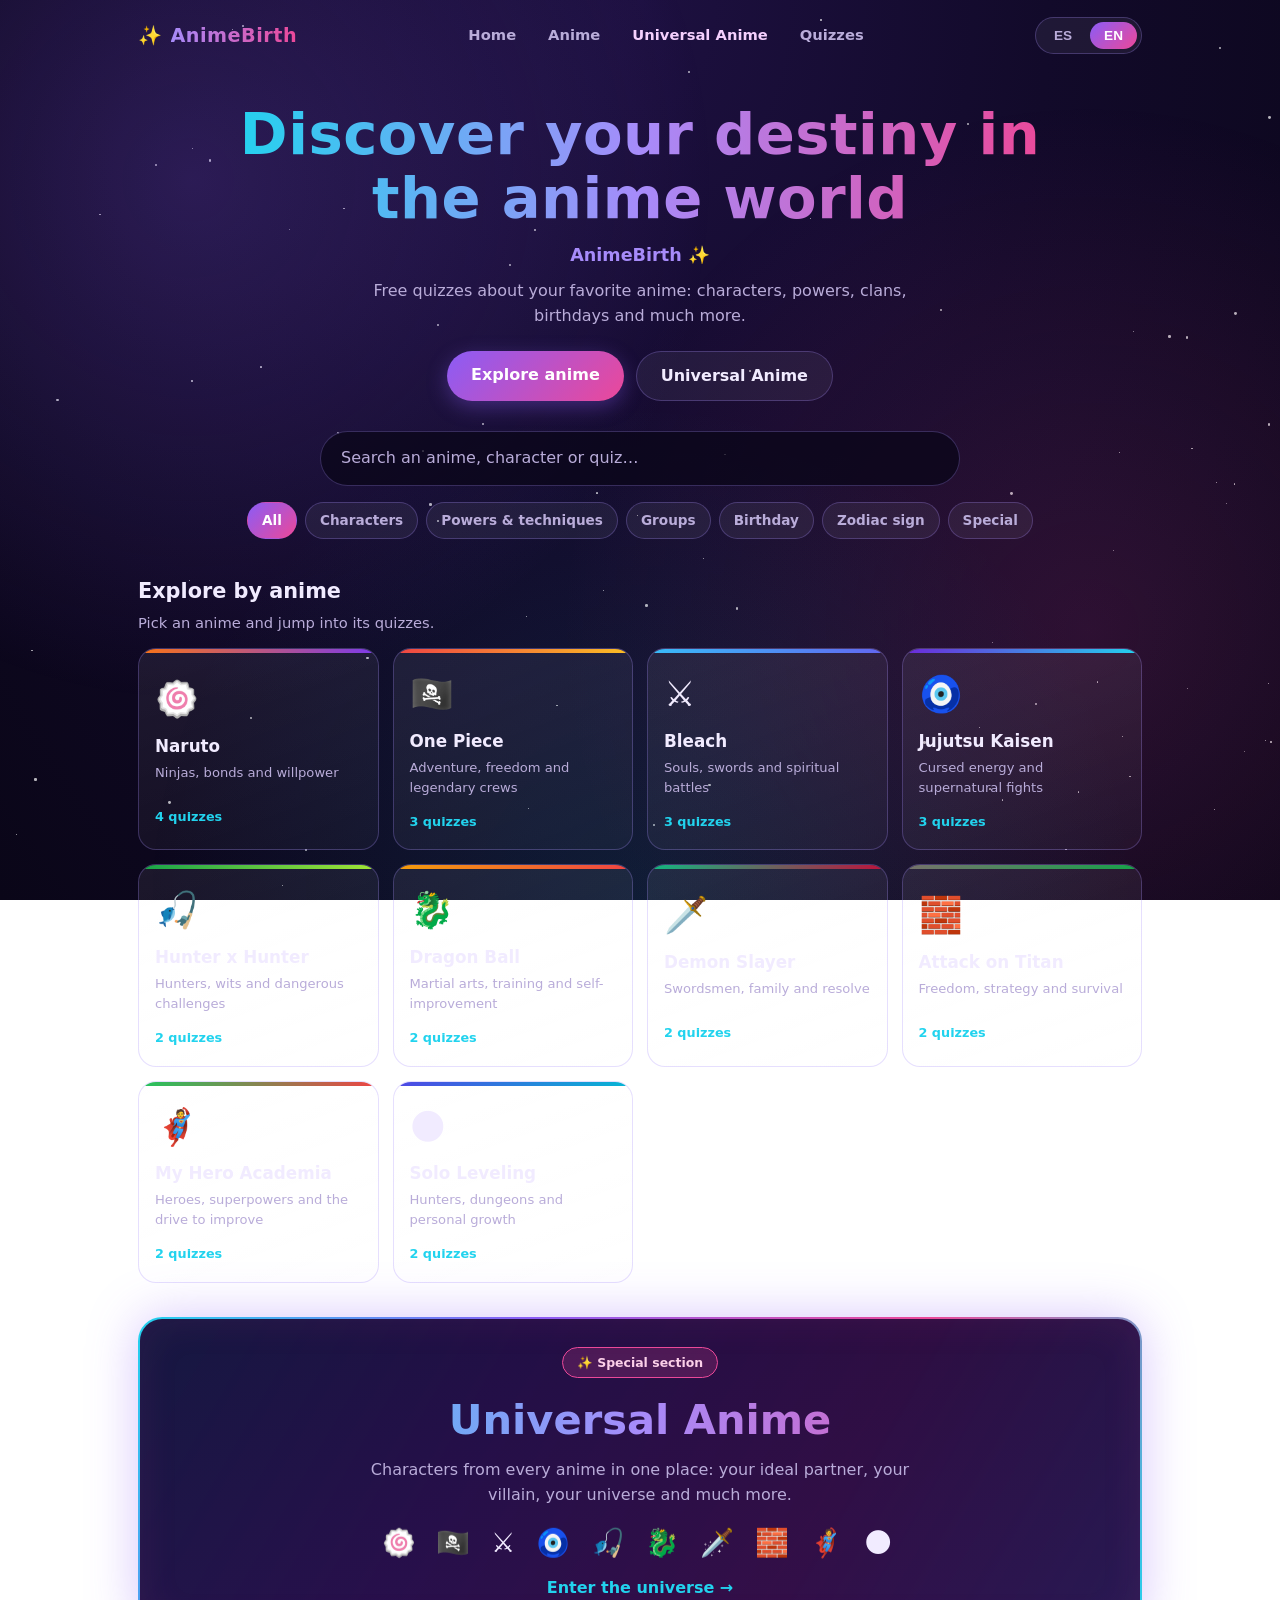
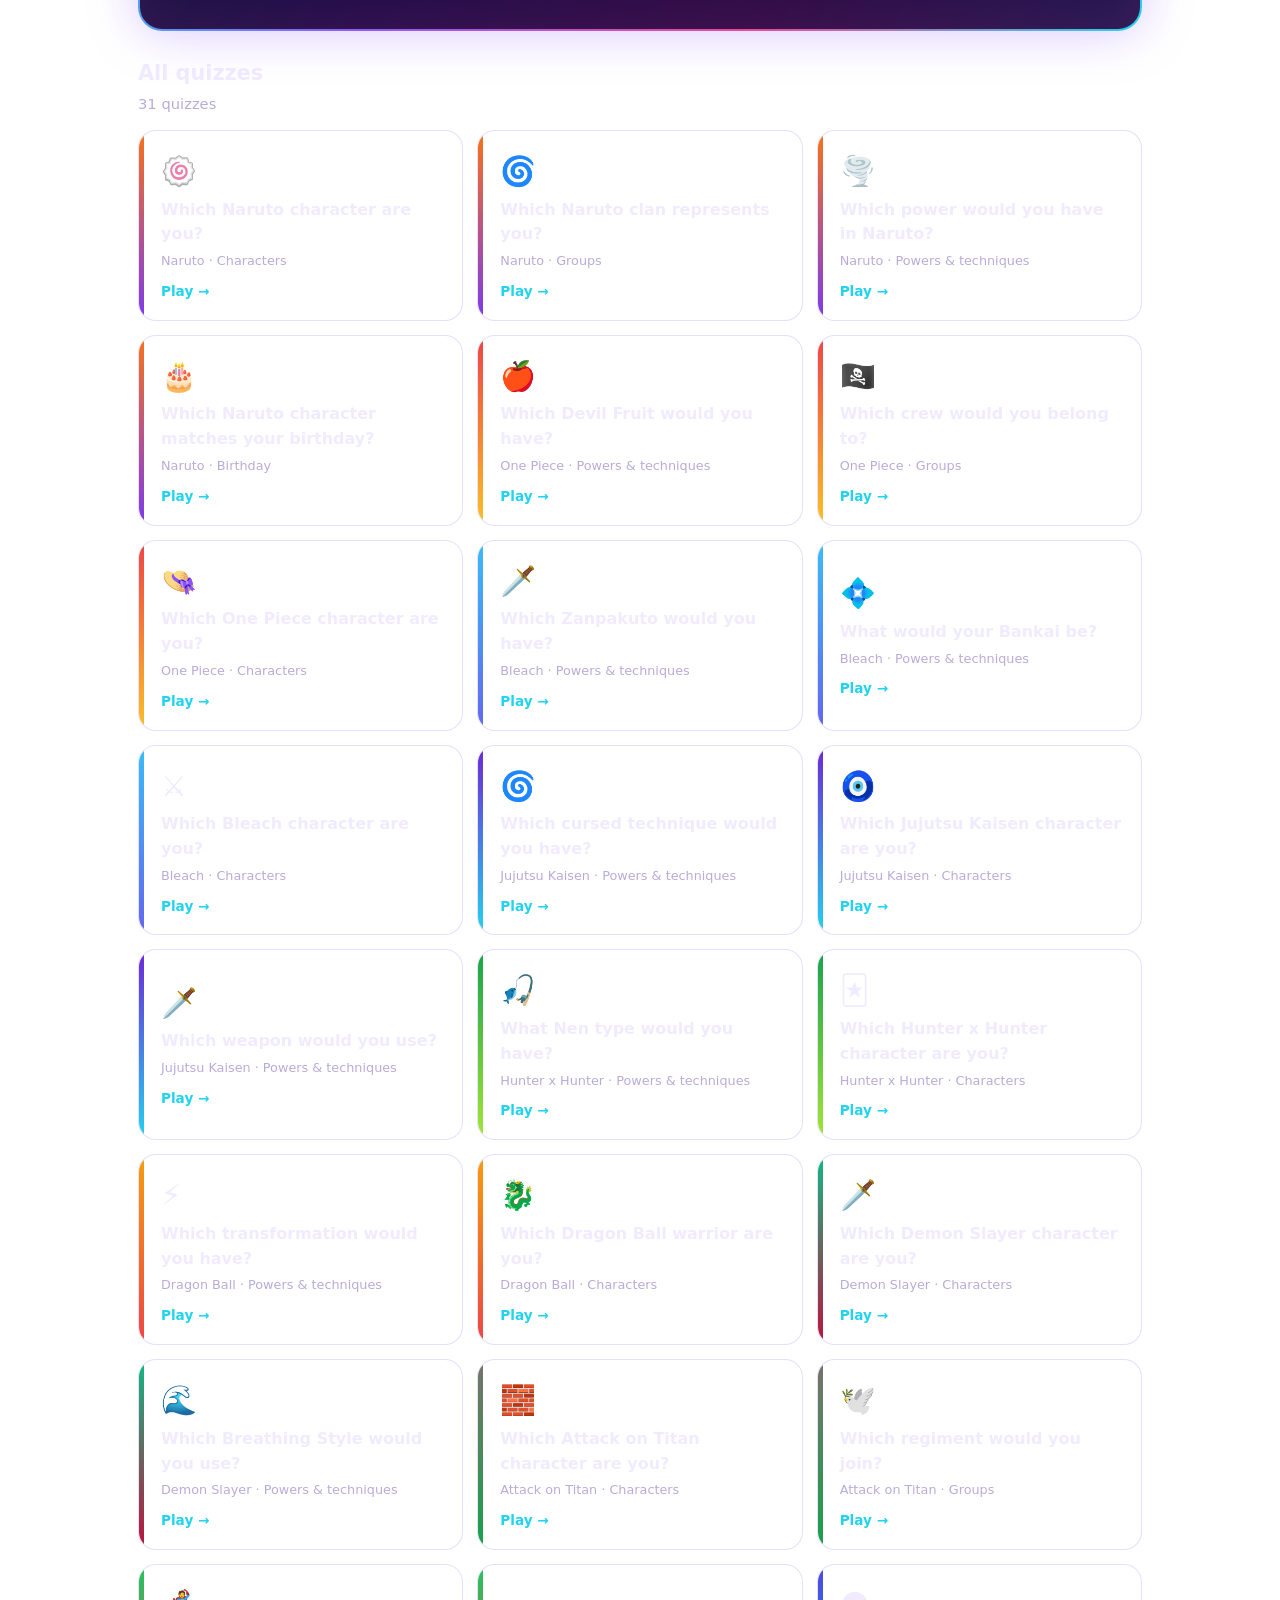
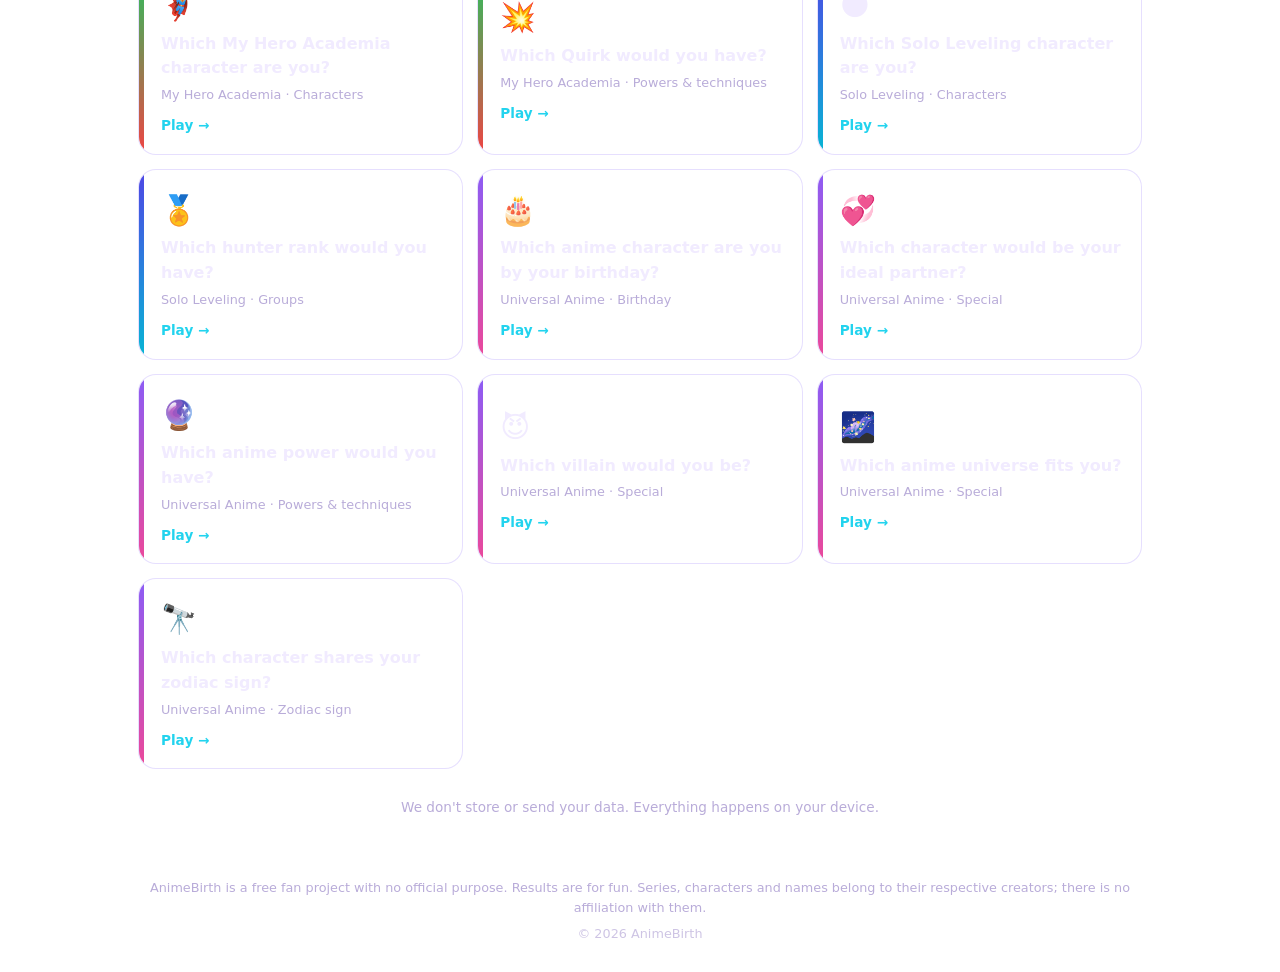
<file: index.html>
<!DOCTYPE html>
<html lang="es">
<head>
  <meta charset="UTF-8">
  <meta name="viewport" content="width=device-width, initial-scale=1">

  <title>AnimeBirth – Quizzes de anime: personajes, poderes y más</title>
  <meta name="description" content="Descubre tu destino en el mundo del anime: quizzes de Naruto, One Piece, Bleach, Jujutsu Kaisen, Hunter x Hunter, Dragon Ball y más. Gratis, en español e inglés.">
  <meta name="keywords" content="quiz anime, naruto, one piece, bleach, jujutsu kaisen, hunter x hunter, dragon ball, demon slayer, attack on titan, my hero academia, solo leveling, AnimeBirth">
  <meta name="author" content="AnimeBirth">
  <meta name="theme-color" content="#120a2a">

  <!-- Open Graph (vista previa al compartir) -->
  <meta property="og:type" content="website">
  <meta property="og:title" content="AnimeBirth – Quizzes de anime">
  <meta property="og:description" content="¿Qué personaje, poder o universo de anime eres? Descúbrelo gratis.">
  <meta property="og:site_name" content="AnimeBirth">
  <!-- Cuando publiques, quita los símbolos de comentario y pon tu URL real:
  <meta property="og:url" content="https://TU-USUARIO.github.io/animebirth/">
  <link rel="canonical" href="https://TU-USUARIO.github.io/animebirth/">
  -->
  <meta name="twitter:card" content="summary">

  <link rel="icon" href="data:image/svg+xml,%3Csvg xmlns='http://www.w3.org/2000/svg' viewBox='0 0 100 100'%3E%3Ctext y='.9em' font-size='90'%3E%E2%9C%A8%3C/text%3E%3C/svg%3E">
  <link rel="stylesheet" href="anime_web.css">

  <script type="application/ld+json">
  {
    "@context": "https://schema.org",
    "@type": "WebSite",
    "name": "AnimeBirth",
    "description": "Quizzes gratuitos de anime: personajes, poderes, cumpleaños y signos zodiacales.",
    "inLanguage": ["es", "en"]
  }
  </script>
  <!-- Google tag (gtag.js) -->
<script async src="https://www.googletagmanager.com/gtag/js?id=G-N5RDH8PVXC"></script>
<script>
  window.dataLayer = window.dataLayer || [];
  function gtag(){dataLayer.push(arguments);}
  gtag('js', new Date());

  gtag('config', 'G-N5RDH8PVXC');
</script>
</head>
<body>
  <div id="stars" class="stars" aria-hidden="true"></div>
  <div class="nebula" aria-hidden="true"></div>

  <header class="site-header">
    <a href="#" class="logo" id="logo-link" aria-label="AnimeBirth">
      <span class="logo-icon" aria-hidden="true">✨</span>
      <span class="logo-text">AnimeBirth</span>
    </a>

    <nav class="main-nav" aria-label="Menú / Menu">
      <a href="#" data-i18n="navHome">Inicio</a>
      <a href="#animes" data-i18n="navAnimes">Animes</a>
      <a href="#universal" class="nav-universal" data-i18n="navUniversal">Anime Universal</a>
      <a href="#quizzes" data-i18n="navQuizzes">Quizzes</a>
    </nav>

    <div class="lang-switch" role="group" aria-label="Language / Idioma">
      <button type="button" class="lang-btn" data-lang="es" aria-pressed="true">ES</button>
      <button type="button" class="lang-btn" data-lang="en" aria-pressed="false">EN</button>
    </div>
  </header>

  <main>
    <!-- ========== INICIO ========== -->
    <section id="view-home" class="view">
      <div class="hero">
        <h1 class="hero-title" data-i18n="heroTitle">Descubre tu destino en el mundo del anime</h1>
        <p class="hero-tagline">AnimeBirth ✨</p>
        <p class="hero-text" data-i18n="heroText">Quizzes gratuitos sobre tus animes favoritos.</p>
        <div class="hero-actions">
          <a class="btn" href="#animes" data-i18n="heroCtaAnimes">Explorar animes</a>
          <a class="btn btn-secondary" href="#universal" data-i18n="heroCtaUniversal">Anime Universal</a>
        </div>
      </div>

      <div class="search-bar">
        <label for="search-input" class="sr-only" data-i18n="searchLabel">Buscar</label>
        <input type="search" id="search-input" data-i18n-ph="searchPlaceholder" placeholder="Busca un anime, personaje o quiz…" autocomplete="off" spellcheck="false">
      </div>
      <div id="filter-chips" class="chips" role="group" aria-label="Filtrar por categoría"></div>

      <section id="sec-animes" class="block">
        <h2 class="section-title" data-i18n="exploreTitle">Explorar por anime</h2>
        <p class="section-sub" data-i18n="exploreSub">Elige un anime y entra en sus quizzes.</p>
        <div id="anime-grid" class="anime-grid"></div>
      </section>

      <a href="#universal" class="universal-banner">
        <span class="universal-badge" data-i18n="universalBadge">✨ Sección especial</span>
        <span class="universal-title" data-i18n="universalTitle">Anime Universal</span>
        <span class="universal-text" data-i18n="universalText">Personajes de todos los animes en un solo lugar.</span>
        <span id="universal-emojis" class="universal-emojis" aria-hidden="true"></span>
        <span class="universal-cta" data-i18n="universalCta">Entrar al universo →</span>
      </a>

      <section id="sec-quizzes" class="block">
        <h2 class="section-title" data-i18n="allQuizzes">Todos los quizzes</h2>
        <p id="quiz-count" class="section-sub"></p>
        <div id="quiz-list" class="quiz-list"></div>
      </section>

      <p id="no-results" class="no-results" hidden data-i18n="noResults">No encontramos resultados.</p>

      <p class="privacy-note" data-i18n="privacy">No guardamos ni enviamos tus datos.</p>
    </section>

    <!-- ========== PÁGINA DE UN ANIME / UNIVERSAL ========== -->
    <section id="view-list" class="view" hidden>
      <button type="button" id="back-list-btn" class="btn btn-ghost" data-i18n="back">← Volver</button>
      <div id="list-container"></div>
    </section>

    <!-- ========== QUIZ ACTIVO ========== -->
    <section id="view-quiz" class="view" hidden>
      <button type="button" id="back-btn" class="btn btn-ghost" data-i18n="back">← Volver</button>
      <div id="quiz-container"></div>
    </section>

    <noscript>
      <p class="noscript">AnimeBirth necesita JavaScript para funcionar. / AnimeBirth needs JavaScript to work.</p>
    </noscript>
  </main>

  <footer class="site-footer">
    <p data-i18n="disclaimer">AnimeBirth es un proyecto de fans, gratuito y sin fines oficiales.</p>
    <p class="footer-small">© <span id="year"></span> AnimeBirth</p>
  </footer>

  <div id="toast" class="toast" role="status" aria-live="polite"></div>

  <!-- IMPORTANTE: data.js debe cargarse ANTES que script.js -->
  <script src="anime_web.js"></script>
  <script src="anime_web_motor.js"></script>
</body>
</html>
</file>
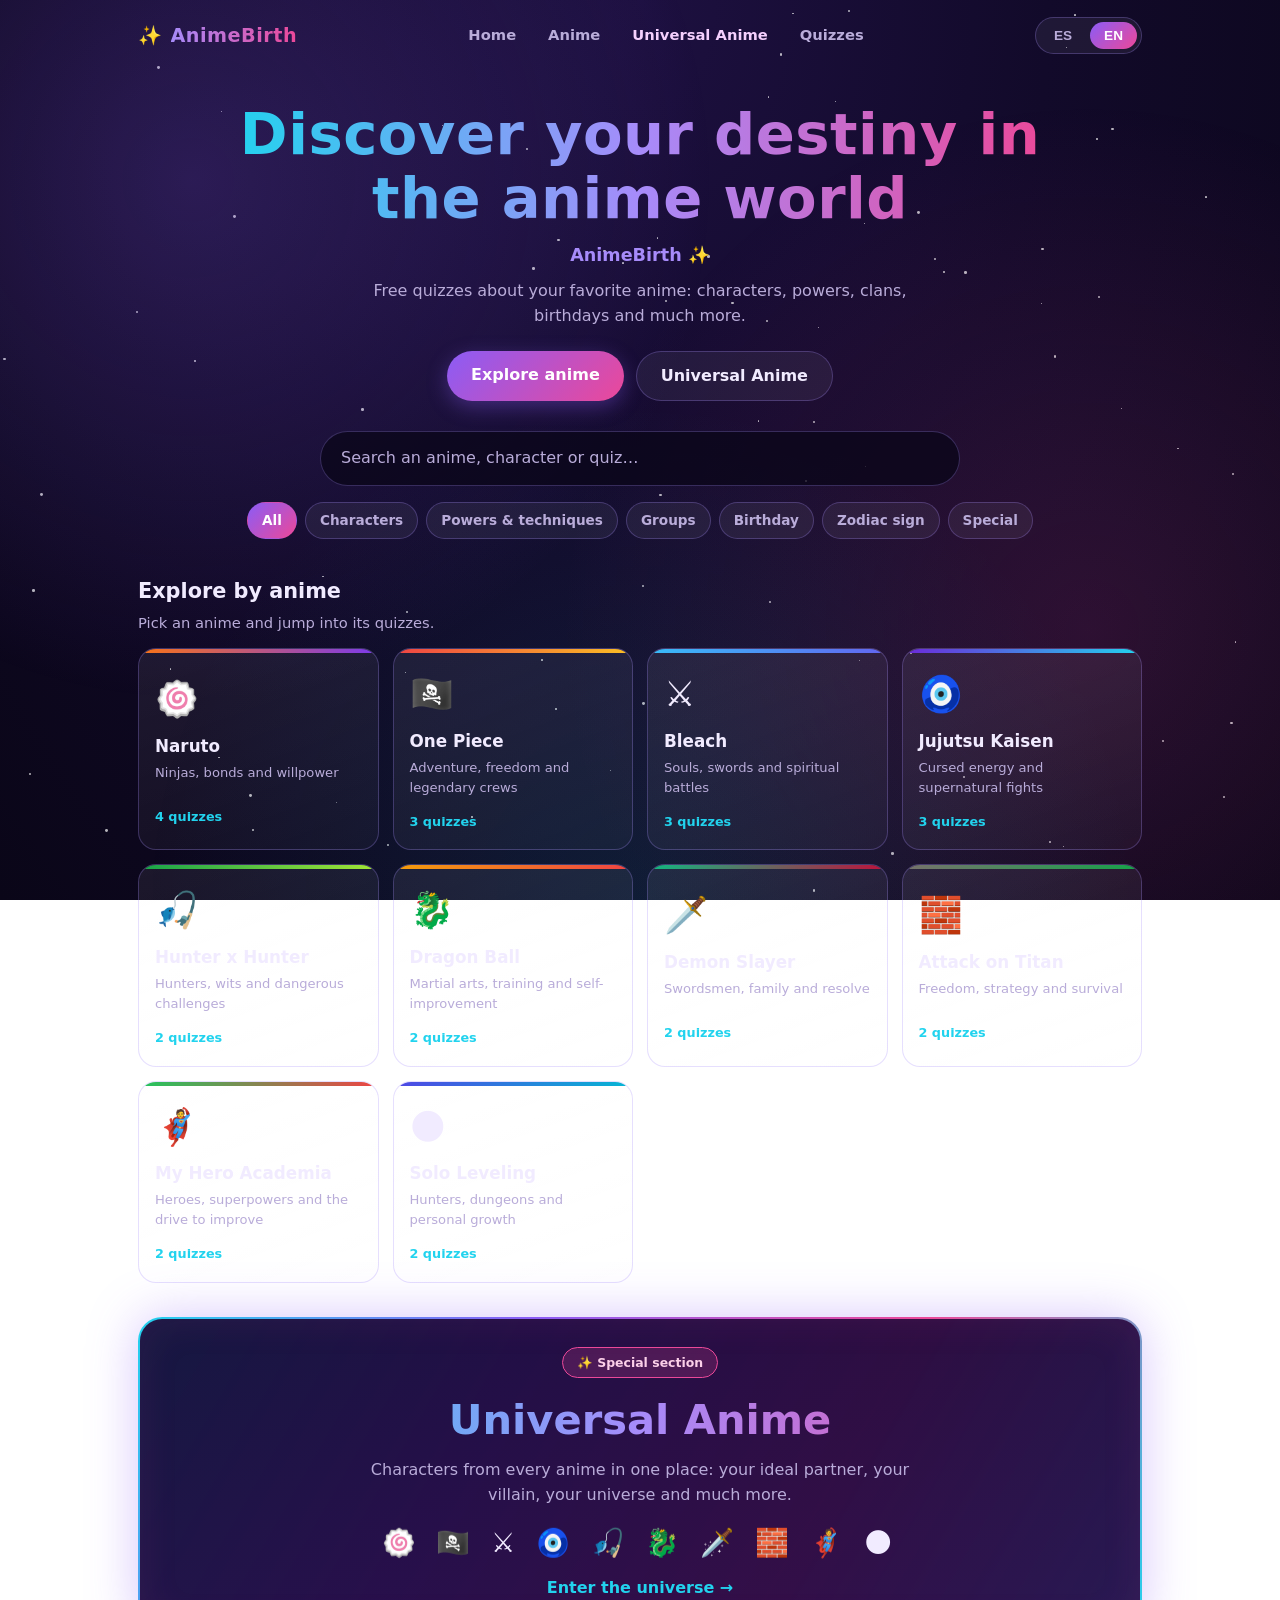
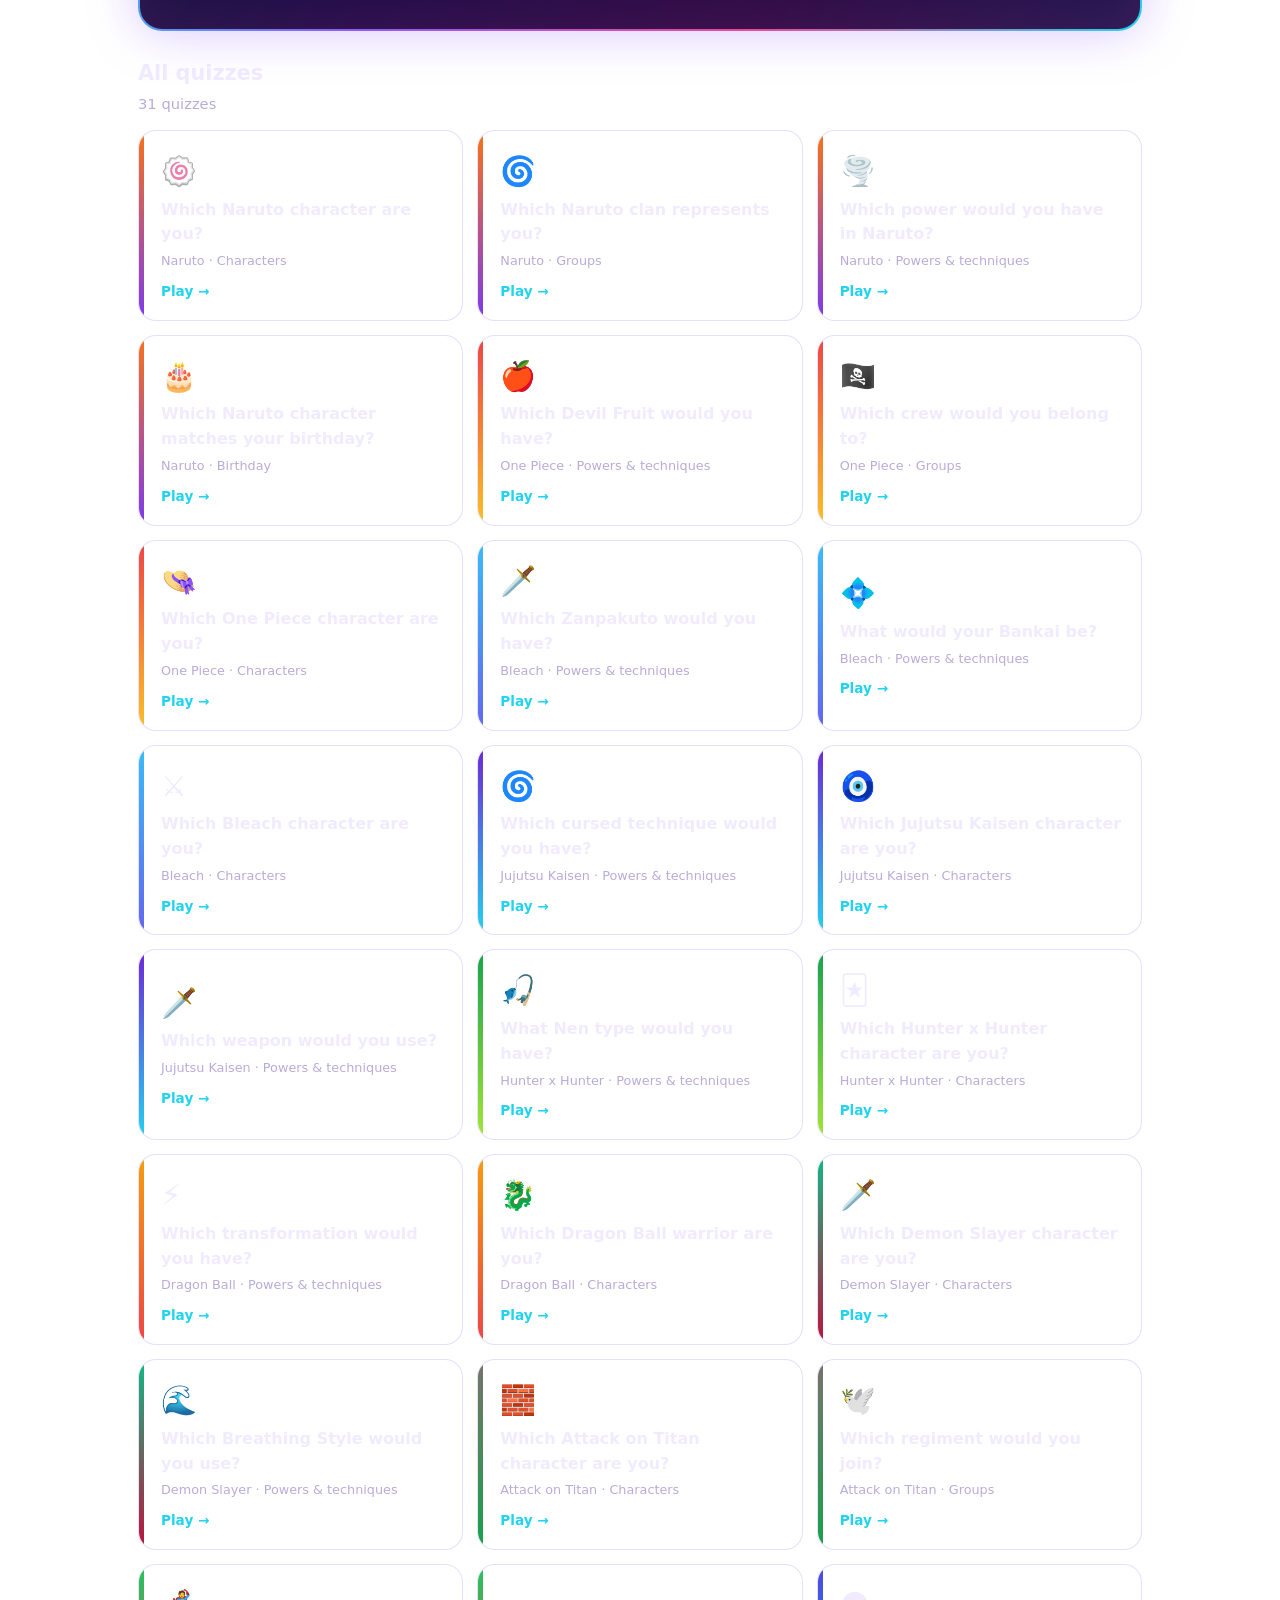
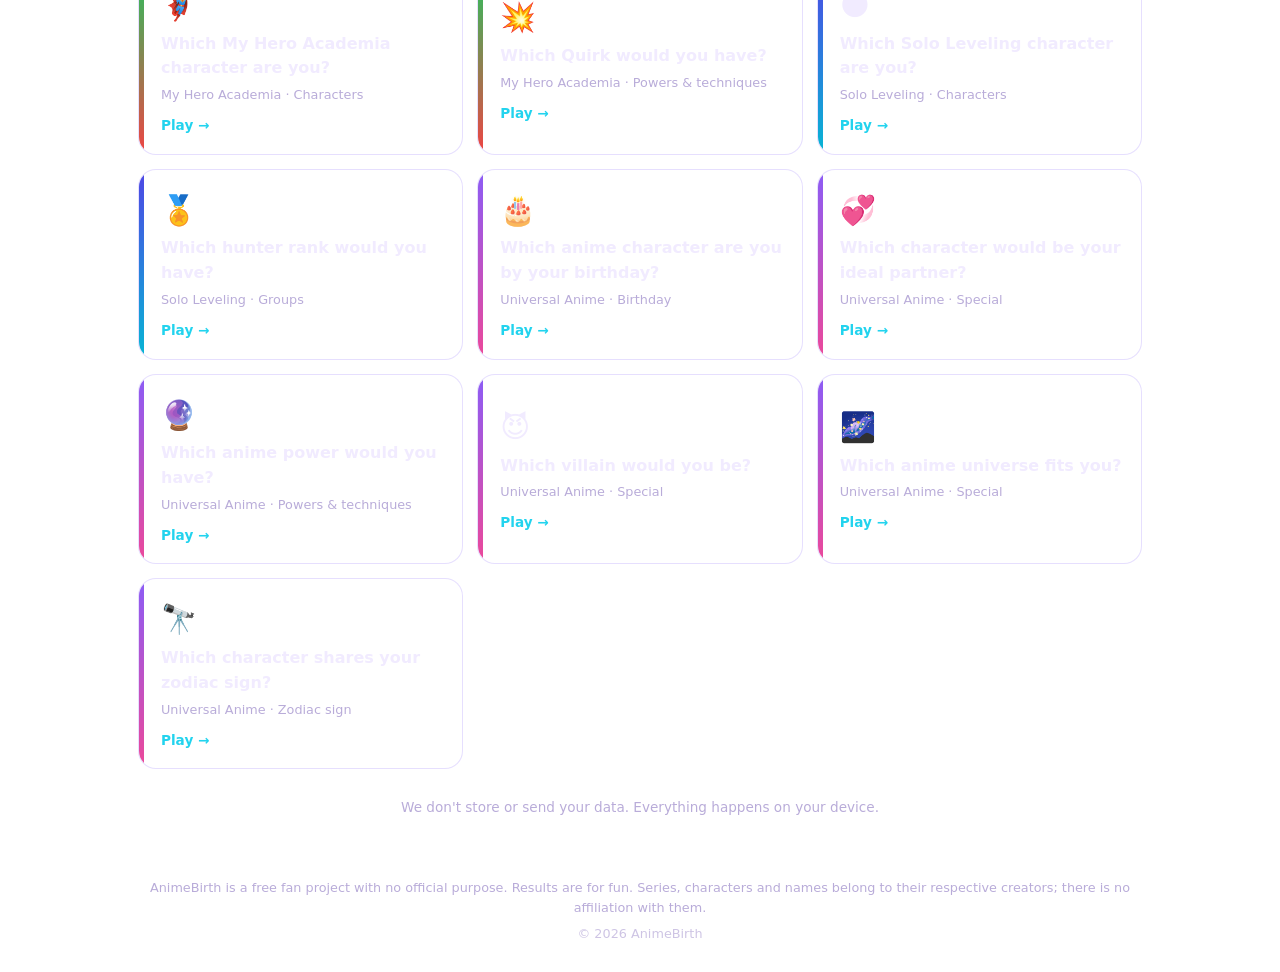
<file: pagina anime web.html>
<!DOCTYPE html>
<html lang="es">
<head>
  <meta charset="UTF-8">
  <meta name="viewport" content="width=device-width, initial-scale=1">

  <title>AnimeBirth – Quizzes de anime: personajes, poderes y más</title>
  <meta name="description" content="Descubre tu destino en el mundo del anime: quizzes de Naruto, One Piece, Bleach, Jujutsu Kaisen, Hunter x Hunter, Dragon Ball y más. Gratis, en español e inglés.">
  <meta name="keywords" content="quiz anime, naruto, one piece, bleach, jujutsu kaisen, hunter x hunter, dragon ball, demon slayer, attack on titan, my hero academia, solo leveling, AnimeBirth">
  <meta name="author" content="AnimeBirth">
  <meta name="theme-color" content="#120a2a">

  <!-- Open Graph (vista previa al compartir) -->
  <meta property="og:type" content="website">
  <meta property="og:title" content="AnimeBirth – Quizzes de anime">
  <meta property="og:description" content="¿Qué personaje, poder o universo de anime eres? Descúbrelo gratis.">
  <meta property="og:site_name" content="AnimeBirth">
  <!-- Cuando publiques, quita los símbolos de comentario y pon tu URL real:
  <meta property="og:url" content="https://TU-USUARIO.github.io/animebirth/">
  <link rel="canonical" href="https://TU-USUARIO.github.io/animebirth/">
  -->
  <meta name="twitter:card" content="summary">

  <link rel="icon" href="data:image/svg+xml,%3Csvg xmlns='http://www.w3.org/2000/svg' viewBox='0 0 100 100'%3E%3Ctext y='.9em' font-size='90'%3E%E2%9C%A8%3C/text%3E%3C/svg%3E">
  <link rel="stylesheet" href="anime web.css">

  <script type="application/ld+json">
  {
    "@context": "https://schema.org",
    "@type": "WebSite",
    "name": "AnimeBirth",
    "description": "Quizzes gratuitos de anime: personajes, poderes, cumpleaños y signos zodiacales.",
    "inLanguage": ["es", "en"]
  }
  </script>
</head>
<body>
  <div id="stars" class="stars" aria-hidden="true"></div>
  <div class="nebula" aria-hidden="true"></div>

  <header class="site-header">
    <a href="#" class="logo" id="logo-link" aria-label="AnimeBirth">
      <span class="logo-icon" aria-hidden="true">✨</span>
      <span class="logo-text">AnimeBirth</span>
    </a>

    <nav class="main-nav" aria-label="Menú / Menu">
      <a href="#" data-i18n="navHome">Inicio</a>
      <a href="#animes" data-i18n="navAnimes">Animes</a>
      <a href="#universal" class="nav-universal" data-i18n="navUniversal">Anime Universal</a>
      <a href="#quizzes" data-i18n="navQuizzes">Quizzes</a>
    </nav>

    <div class="lang-switch" role="group" aria-label="Language / Idioma">
      <button type="button" class="lang-btn" data-lang="es" aria-pressed="true">ES</button>
      <button type="button" class="lang-btn" data-lang="en" aria-pressed="false">EN</button>
    </div>
  </header>

  <main>
    <!-- ========== INICIO ========== -->
    <section id="view-home" class="view">
      <div class="hero">
        <h1 class="hero-title" data-i18n="heroTitle">Descubre tu destino en el mundo del anime</h1>
        <p class="hero-tagline">AnimeBirth ✨</p>
        <p class="hero-text" data-i18n="heroText">Quizzes gratuitos sobre tus animes favoritos.</p>
        <div class="hero-actions">
          <a class="btn" href="#animes" data-i18n="heroCtaAnimes">Explorar animes</a>
          <a class="btn btn-secondary" href="#universal" data-i18n="heroCtaUniversal">Anime Universal</a>
        </div>
      </div>

      <div class="search-bar">
        <label for="search-input" class="sr-only" data-i18n="searchLabel">Buscar</label>
        <input type="search" id="search-input" data-i18n-ph="searchPlaceholder" placeholder="Busca un anime, personaje o quiz…" autocomplete="off" spellcheck="false">
      </div>
      <div id="filter-chips" class="chips" role="group" aria-label="Filtrar por categoría"></div>

      <section id="sec-animes" class="block">
        <h2 class="section-title" data-i18n="exploreTitle">Explorar por anime</h2>
        <p class="section-sub" data-i18n="exploreSub">Elige un anime y entra en sus quizzes.</p>
        <div id="anime-grid" class="anime-grid"></div>
      </section>

      <a href="#universal" class="universal-banner">
        <span class="universal-badge" data-i18n="universalBadge">✨ Sección especial</span>
        <span class="universal-title" data-i18n="universalTitle">Anime Universal</span>
        <span class="universal-text" data-i18n="universalText">Personajes de todos los animes en un solo lugar.</span>
        <span id="universal-emojis" class="universal-emojis" aria-hidden="true"></span>
        <span class="universal-cta" data-i18n="universalCta">Entrar al universo →</span>
      </a>

      <section id="sec-quizzes" class="block">
        <h2 class="section-title" data-i18n="allQuizzes">Todos los quizzes</h2>
        <p id="quiz-count" class="section-sub"></p>
        <div id="quiz-list" class="quiz-list"></div>
      </section>

      <p id="no-results" class="no-results" hidden data-i18n="noResults">No encontramos resultados.</p>

      <p class="privacy-note" data-i18n="privacy">No guardamos ni enviamos tus datos.</p>
    </section>

    <!-- ========== PÁGINA DE UN ANIME / UNIVERSAL ========== -->
    <section id="view-list" class="view" hidden>
      <button type="button" id="back-list-btn" class="btn btn-ghost" data-i18n="back">← Volver</button>
      <div id="list-container"></div>
    </section>

    <!-- ========== QUIZ ACTIVO ========== -->
    <section id="view-quiz" class="view" hidden>
      <button type="button" id="back-btn" class="btn btn-ghost" data-i18n="back">← Volver</button>
      <div id="quiz-container"></div>
    </section>

    <noscript>
      <p class="noscript">AnimeBirth necesita JavaScript para funcionar. / AnimeBirth needs JavaScript to work.</p>
    </noscript>
  </main>

  <footer class="site-footer">
    <p data-i18n="disclaimer">AnimeBirth es un proyecto de fans, gratuito y sin fines oficiales.</p>
    <p class="footer-small">© <span id="year"></span> AnimeBirth</p>
  </footer>

  <div id="toast" class="toast" role="status" aria-live="polite"></div>

  <!-- IMPORTANTE: data.js debe cargarse ANTES que script.js -->
  <script src="anime web.js"></script>
  <script src="anime web motor.js"></script>
</body>
</html>
</file>
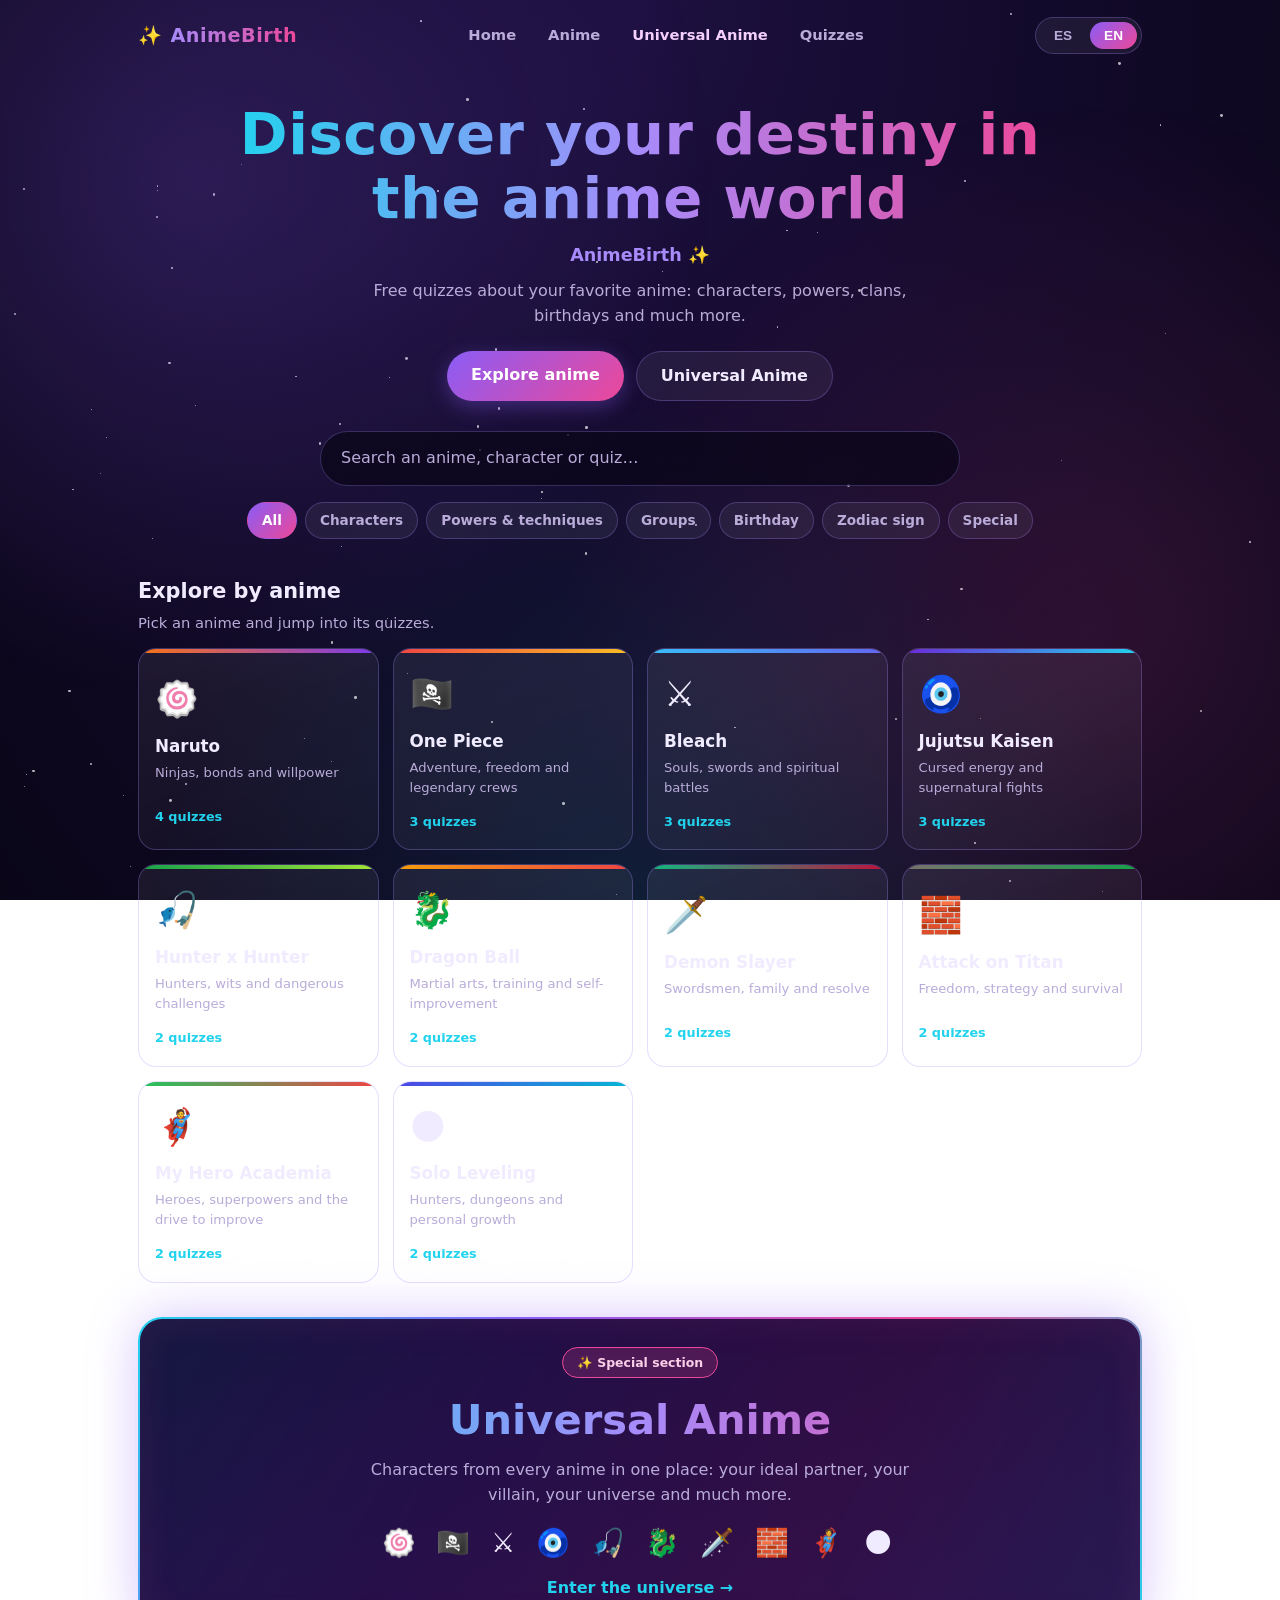
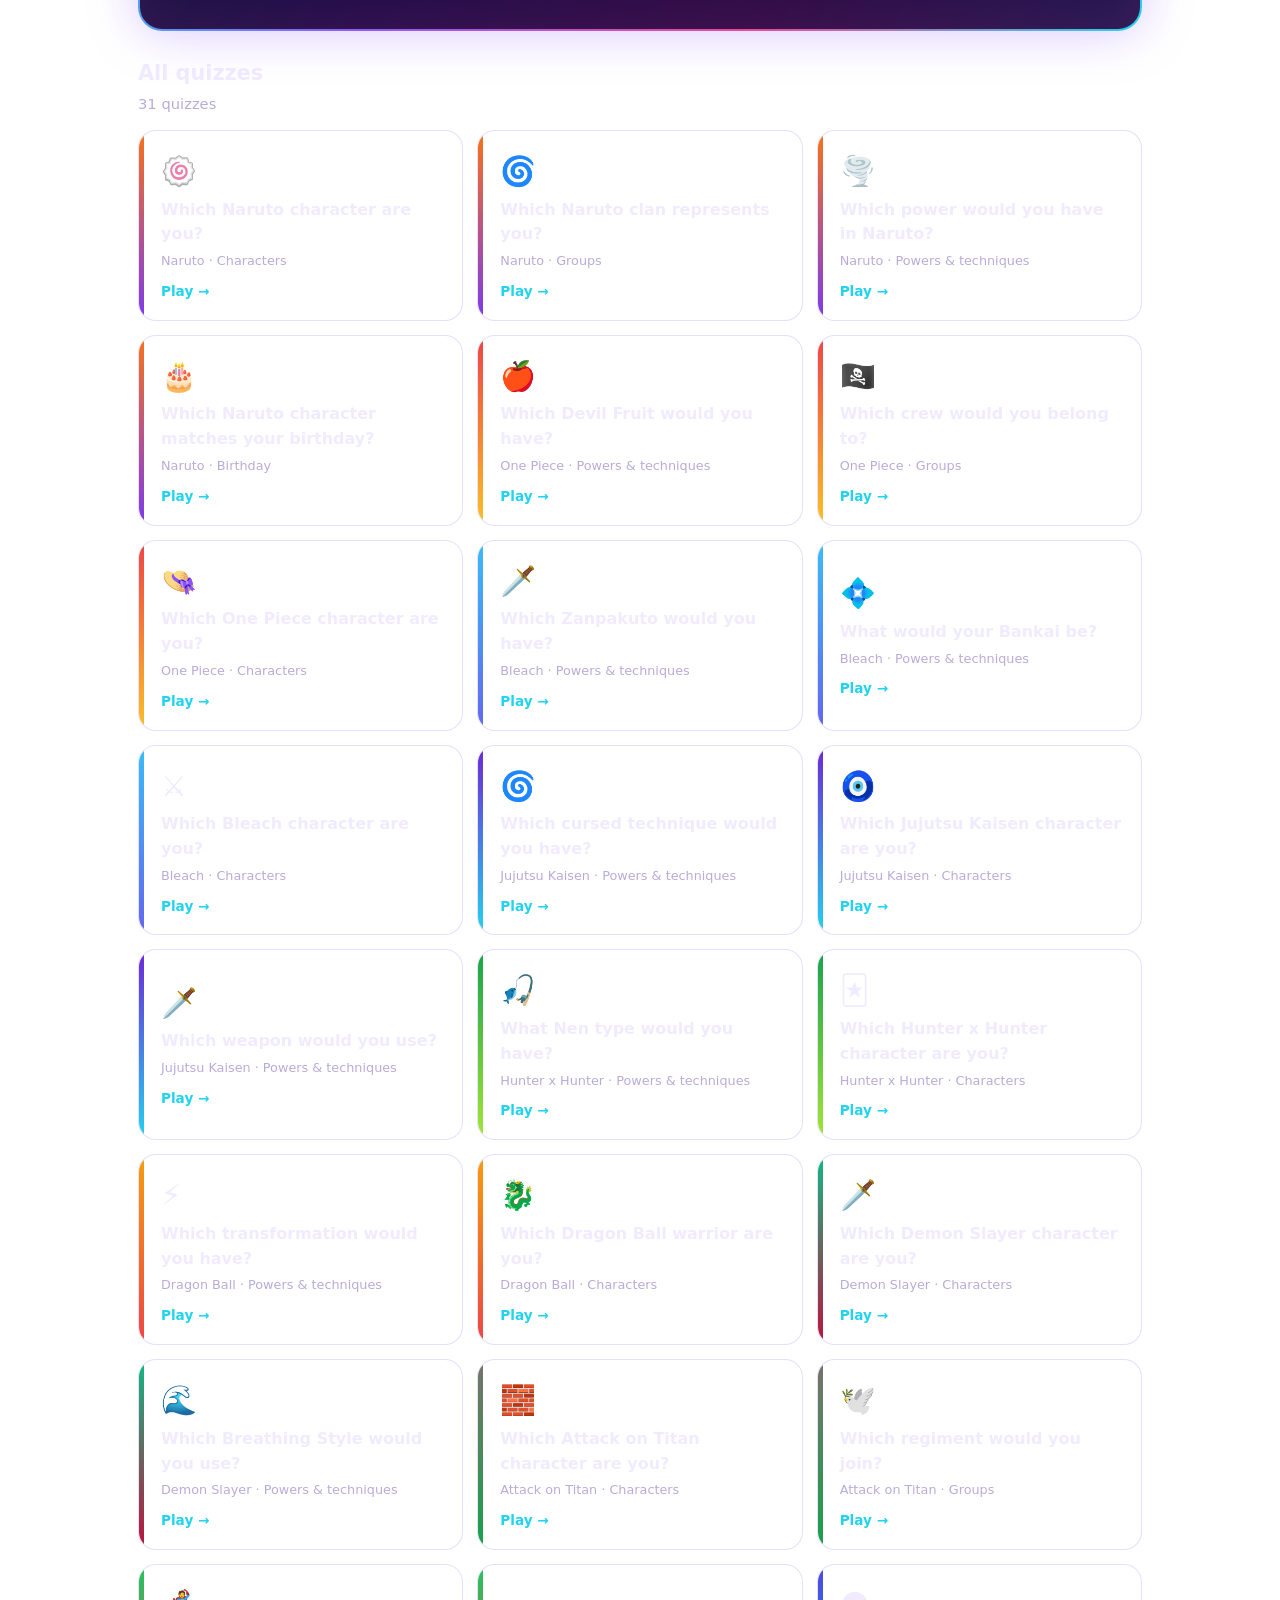
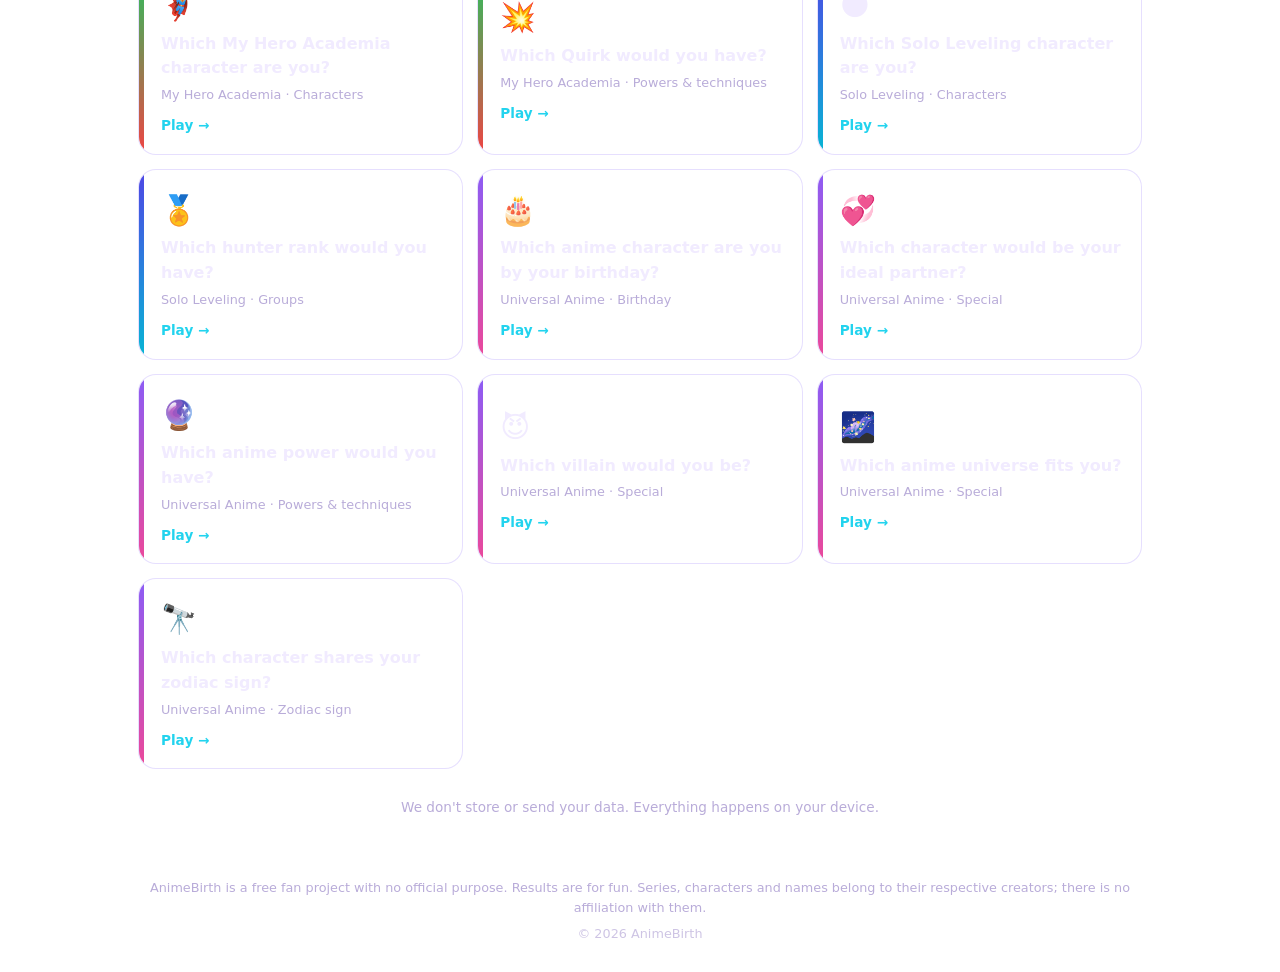
<file: pagina_anime_web.html>
<!DOCTYPE html>
<html lang="es">
<head>
  <meta charset="UTF-8">
  <meta name="viewport" content="width=device-width, initial-scale=1">

  <title>AnimeBirth – Quizzes de anime: personajes, poderes y más</title>
  <meta name="description" content="Descubre tu destino en el mundo del anime: quizzes de Naruto, One Piece, Bleach, Jujutsu Kaisen, Hunter x Hunter, Dragon Ball y más. Gratis, en español e inglés.">
  <meta name="keywords" content="quiz anime, naruto, one piece, bleach, jujutsu kaisen, hunter x hunter, dragon ball, demon slayer, attack on titan, my hero academia, solo leveling, AnimeBirth">
  <meta name="author" content="AnimeBirth">
  <meta name="theme-color" content="#120a2a">

  <!-- Open Graph (vista previa al compartir) -->
  <meta property="og:type" content="website">
  <meta property="og:title" content="AnimeBirth – Quizzes de anime">
  <meta property="og:description" content="¿Qué personaje, poder o universo de anime eres? Descúbrelo gratis.">
  <meta property="og:site_name" content="AnimeBirth">
  <!-- Cuando publiques, quita los símbolos de comentario y pon tu URL real:
  <meta property="og:url" content="https://TU-USUARIO.github.io/animebirth/">
  <link rel="canonical" href="https://TU-USUARIO.github.io/animebirth/">
  -->
  <meta name="twitter:card" content="summary">

  <link rel="icon" href="data:image/svg+xml,%3Csvg xmlns='http://www.w3.org/2000/svg' viewBox='0 0 100 100'%3E%3Ctext y='.9em' font-size='90'%3E%E2%9C%A8%3C/text%3E%3C/svg%3E">
  <link rel="stylesheet" href="anime_web.css">

  <script type="application/ld+json">
  {
    "@context": "https://schema.org",
    "@type": "WebSite",
    "name": "AnimeBirth",
    "description": "Quizzes gratuitos de anime: personajes, poderes, cumpleaños y signos zodiacales.",
    "inLanguage": ["es", "en"]
  }
  </script>
</head>
<body>
  <div id="stars" class="stars" aria-hidden="true"></div>
  <div class="nebula" aria-hidden="true"></div>

  <header class="site-header">
    <a href="#" class="logo" id="logo-link" aria-label="AnimeBirth">
      <span class="logo-icon" aria-hidden="true">✨</span>
      <span class="logo-text">AnimeBirth</span>
    </a>

    <nav class="main-nav" aria-label="Menú / Menu">
      <a href="#" data-i18n="navHome">Inicio</a>
      <a href="#animes" data-i18n="navAnimes">Animes</a>
      <a href="#universal" class="nav-universal" data-i18n="navUniversal">Anime Universal</a>
      <a href="#quizzes" data-i18n="navQuizzes">Quizzes</a>
    </nav>

    <div class="lang-switch" role="group" aria-label="Language / Idioma">
      <button type="button" class="lang-btn" data-lang="es" aria-pressed="true">ES</button>
      <button type="button" class="lang-btn" data-lang="en" aria-pressed="false">EN</button>
    </div>
  </header>

  <main>
    <!-- ========== INICIO ========== -->
    <section id="view-home" class="view">
      <div class="hero">
        <h1 class="hero-title" data-i18n="heroTitle">Descubre tu destino en el mundo del anime</h1>
        <p class="hero-tagline">AnimeBirth ✨</p>
        <p class="hero-text" data-i18n="heroText">Quizzes gratuitos sobre tus animes favoritos.</p>
        <div class="hero-actions">
          <a class="btn" href="#animes" data-i18n="heroCtaAnimes">Explorar animes</a>
          <a class="btn btn-secondary" href="#universal" data-i18n="heroCtaUniversal">Anime Universal</a>
        </div>
      </div>

      <div class="search-bar">
        <label for="search-input" class="sr-only" data-i18n="searchLabel">Buscar</label>
        <input type="search" id="search-input" data-i18n-ph="searchPlaceholder" placeholder="Busca un anime, personaje o quiz…" autocomplete="off" spellcheck="false">
      </div>
      <div id="filter-chips" class="chips" role="group" aria-label="Filtrar por categoría"></div>

      <section id="sec-animes" class="block">
        <h2 class="section-title" data-i18n="exploreTitle">Explorar por anime</h2>
        <p class="section-sub" data-i18n="exploreSub">Elige un anime y entra en sus quizzes.</p>
        <div id="anime-grid" class="anime-grid"></div>
      </section>

      <a href="#universal" class="universal-banner">
        <span class="universal-badge" data-i18n="universalBadge">✨ Sección especial</span>
        <span class="universal-title" data-i18n="universalTitle">Anime Universal</span>
        <span class="universal-text" data-i18n="universalText">Personajes de todos los animes en un solo lugar.</span>
        <span id="universal-emojis" class="universal-emojis" aria-hidden="true"></span>
        <span class="universal-cta" data-i18n="universalCta">Entrar al universo →</span>
      </a>

      <section id="sec-quizzes" class="block">
        <h2 class="section-title" data-i18n="allQuizzes">Todos los quizzes</h2>
        <p id="quiz-count" class="section-sub"></p>
        <div id="quiz-list" class="quiz-list"></div>
      </section>

      <p id="no-results" class="no-results" hidden data-i18n="noResults">No encontramos resultados.</p>

      <p class="privacy-note" data-i18n="privacy">No guardamos ni enviamos tus datos.</p>
    </section>

    <!-- ========== PÁGINA DE UN ANIME / UNIVERSAL ========== -->
    <section id="view-list" class="view" hidden>
      <button type="button" id="back-list-btn" class="btn btn-ghost" data-i18n="back">← Volver</button>
      <div id="list-container"></div>
    </section>

    <!-- ========== QUIZ ACTIVO ========== -->
    <section id="view-quiz" class="view" hidden>
      <button type="button" id="back-btn" class="btn btn-ghost" data-i18n="back">← Volver</button>
      <div id="quiz-container"></div>
    </section>

    <noscript>
      <p class="noscript">AnimeBirth necesita JavaScript para funcionar. / AnimeBirth needs JavaScript to work.</p>
    </noscript>
  </main>

  <footer class="site-footer">
    <p data-i18n="disclaimer">AnimeBirth es un proyecto de fans, gratuito y sin fines oficiales.</p>
    <p class="footer-small">© <span id="year"></span> AnimeBirth</p>
  </footer>

  <div id="toast" class="toast" role="status" aria-live="polite"></div>

  <!-- IMPORTANTE: data.js debe cargarse ANTES que script.js -->
  <script src="anime_web.js"></script>
  <script src="anime_web_motor.js"></script>
</body>
</html>
</file>
<file: anime_web.css>
/* =====================================================
   AnimeBirth - Estilos (v2: plataforma multi-anime)
===================================================== */

:root {
  --bg-0: #0a0618;
  --bg-1: #120a2a;
  --bg-2: #1d1040;
  --purple: #8b5cf6;
  --purple-soft: #a78bfa;
  --pink: #ec4899;
  --cyan: #22d3ee;
  --text: #f1ebff;
  --text-dim: #b9acd9;
  --card-bg: rgba(255, 255, 255, 0.06);
  --card-border: rgba(167, 139, 250, 0.28);
  --radius: 18px;
  --shadow: 0 10px 40px rgba(0, 0, 0, 0.45);
  --result-a: #8b5cf6;
  --result-b: #ec4899;
  --a: #8b5cf6;
  --b: #ec4899;
}

* { box-sizing: border-box; margin: 0; padding: 0; }
html { scroll-behavior: smooth; }

body {
  min-height: 100vh;
  font-family: system-ui, -apple-system, "Segoe UI", Roboto, "Helvetica Neue", Arial, sans-serif;
  color: var(--text);
  background: radial-gradient(ellipse at top, var(--bg-2) 0%, var(--bg-1) 45%, var(--bg-0) 100%);
  background-attachment: fixed;
  line-height: 1.55;
  overflow-x: hidden;
  display: flex;
  flex-direction: column;
}

.sr-only {
  position: absolute; width: 1px; height: 1px; overflow: hidden;
  clip: rect(0 0 0 0); white-space: nowrap;
}

/* ---------- Fondo ---------- */
.stars { position: fixed; inset: 0; z-index: 0; pointer-events: none; }

.star {
  position: absolute; background: #fff; border-radius: 50%; opacity: 0.7;
  animation: twinkle 4s ease-in-out infinite;
}

@keyframes twinkle {
  0%, 100% { opacity: 0.15; transform: scale(0.8); }
  50% { opacity: 0.95; transform: scale(1.15); }
}

.nebula {
  position: fixed; inset: 0; z-index: 0; pointer-events: none;
  background:
    radial-gradient(circle at 15% 20%, rgba(139, 92, 246, 0.22), transparent 40%),
    radial-gradient(circle at 85% 70%, rgba(236, 72, 153, 0.14), transparent 42%),
    radial-gradient(circle at 50% 100%, rgba(34, 211, 238, 0.10), transparent 45%);
}

/* ---------- Estructura ---------- */
.site-header, main, .site-footer {
  position: relative; z-index: 1; width: 100%;
  max-width: 1040px; margin: 0 auto; padding-left: 18px; padding-right: 18px;
}

main { flex: 1; padding-bottom: 40px; }
.view[hidden] { display: none; }
.block { scroll-margin-top: 16px; margin-top: 8px; }

/* ---------- Cabecera y menú ---------- */
.site-header {
  display: flex; align-items: center; justify-content: space-between;
  flex-wrap: wrap; gap: 10px 14px; padding-top: 16px; padding-bottom: 10px;
}

.logo {
  display: flex; align-items: center; gap: 8px; text-decoration: none;
  color: var(--text); font-weight: 800; font-size: 1.2rem; letter-spacing: 0.5px;
}

.logo-text {
  background: linear-gradient(90deg, var(--purple-soft), var(--pink));
  -webkit-background-clip: text; background-clip: text; color: transparent;
}

.main-nav { display: flex; gap: 4px; flex: 1; justify-content: center; }

.main-nav a {
  text-decoration: none; color: var(--text-dim); font-weight: 600; font-size: 0.92rem;
  padding: 8px 14px; border-radius: 999px; white-space: nowrap;
  transition: background 0.2s, color 0.2s;
}

.main-nav a:hover, .main-nav a:focus-visible {
  background: var(--card-bg); color: var(--text); outline: none;
}

.main-nav a.nav-universal { color: #f5d0fe; }

.lang-switch {
  display: flex; gap: 4px; padding: 4px; background: var(--card-bg);
  border: 1px solid var(--card-border); border-radius: 999px;
}

.lang-btn {
  border: none; background: transparent; color: var(--text-dim); font-weight: 700;
  font-size: 0.85rem; padding: 6px 14px; border-radius: 999px; cursor: pointer;
  transition: background 0.2s, color 0.2s;
}

.lang-btn[aria-pressed="true"] {
  background: linear-gradient(135deg, var(--purple), var(--pink)); color: #fff;
}

/* ---------- Hero ---------- */
.hero { text-align: center; padding: 38px 0 22px; }

.hero-title {
  font-size: clamp(2rem, 7.5vw, 3.6rem); font-weight: 900; line-height: 1.12;
  letter-spacing: 0.5px; max-width: 820px; margin: 0 auto;
  background: linear-gradient(90deg, var(--cyan), var(--purple-soft), var(--pink));
  -webkit-background-clip: text; background-clip: text; color: transparent;
}

.hero-tagline { margin-top: 10px; font-size: 1.1rem; color: var(--purple-soft); font-weight: 700; }
.hero-text { max-width: 580px; margin: 10px auto 0; color: var(--text-dim); }

.hero-actions { display: flex; flex-wrap: wrap; justify-content: center; gap: 12px; margin-top: 22px; }
.hero-actions .btn { text-decoration: none; display: inline-block; }

.section-title { font-size: 1.3rem; margin: 26px 0 4px; }
.section-sub { color: var(--text-dim); font-size: 0.92rem; margin-bottom: 14px; }

/* ---------- Buscador y filtros ---------- */
.search-bar { max-width: 640px; margin: 8px auto 12px; }

.search-bar input {
  width: 100%; font: inherit; color: var(--text); background: rgba(10, 6, 24, 0.75);
  border: 1px solid var(--card-border); border-radius: 999px; padding: 14px 20px;
}

.search-bar input::placeholder { color: var(--text-dim); }
.search-bar input:focus-visible { outline: 2px solid var(--cyan); outline-offset: 2px; }

.chips {
  display: flex; gap: 8px; overflow-x: auto; padding: 4px 2px 10px;
  justify-content: center; flex-wrap: wrap;
}

.chip {
  font: inherit; font-size: 0.85rem; font-weight: 600; color: var(--text-dim);
  background: var(--card-bg); border: 1px solid var(--card-border);
  border-radius: 999px; padding: 7px 14px; cursor: pointer; white-space: nowrap;
  transition: background 0.2s, color 0.2s;
}

.chip[aria-pressed="true"] {
  background: linear-gradient(135deg, var(--purple), var(--pink)); color: #fff; border-color: transparent;
}

/* ---------- Tarjetas de anime ---------- */
.anime-grid {
  display: grid; grid-template-columns: repeat(auto-fill, minmax(190px, 1fr)); gap: 14px;
}

.anime-card {
  position: relative; text-align: left; font: inherit; color: inherit; cursor: pointer;
  background: linear-gradient(160deg, rgba(255, 255, 255, 0.07), rgba(255, 255, 255, 0.03));
  border: 1px solid var(--card-border); border-radius: var(--radius); padding: 18px 16px 16px;
  overflow: hidden; transition: transform 0.2s, border-color 0.2s, box-shadow 0.2s;
}

.anime-card::before {
  content: ""; position: absolute; inset: 0 0 auto 0; height: 4px;
  background: linear-gradient(90deg, var(--a), var(--b));
}

.anime-card:hover, .anime-card:focus-visible {
  transform: translateY(-4px); border-color: var(--a);
  box-shadow: 0 8px 28px rgba(139, 92, 246, 0.3); outline: none;
}

.anime-card-icon { font-size: 2.2rem; display: block; margin-bottom: 6px; }
.anime-card h3 { font-size: 1.05rem; margin-bottom: 4px; }
.anime-card p { color: var(--text-dim); font-size: 0.82rem; margin-bottom: 10px; min-height: 2.4em; }
.anime-card-count { font-size: 0.8rem; font-weight: 700; color: var(--cyan); }

/* ---------- Banner Anime Universal ---------- */
.universal-banner {
  display: block; position: relative; text-decoration: none; color: var(--text);
  margin: 34px 0 6px; padding: 28px 22px; text-align: center; border-radius: 24px;
  background:
    linear-gradient(160deg, rgba(20, 8, 50, 0.92), rgba(40, 10, 70, 0.92)) padding-box,
    linear-gradient(120deg, var(--cyan), var(--purple), var(--pink), var(--cyan)) border-box;
  border: 2px solid transparent;
  box-shadow: 0 0 50px rgba(139, 92, 246, 0.35), inset 0 0 40px rgba(236, 72, 153, 0.1);
  transition: transform 0.2s, box-shadow 0.2s;
}

.universal-banner:hover, .universal-banner:focus-visible {
  transform: translateY(-3px); box-shadow: 0 0 70px rgba(236, 72, 153, 0.45); outline: none;
}

.universal-badge {
  display: inline-block; font-size: 0.78rem; font-weight: 700; padding: 5px 14px;
  border-radius: 999px; background: rgba(236, 72, 153, 0.2); border: 1px solid var(--pink); color: #fbcfe8;
}

.universal-title {
  display: block; margin-top: 10px; font-size: clamp(1.8rem, 6vw, 2.6rem); font-weight: 900;
  background: linear-gradient(90deg, var(--cyan), var(--purple-soft), var(--pink));
  -webkit-background-clip: text; background-clip: text; color: transparent;
}

.universal-text { display: block; max-width: 560px; margin: 6px auto 0; color: var(--text-dim); }
.universal-emojis { display: block; margin: 14px 0 4px; font-size: 1.7rem; letter-spacing: 6px; }
.universal-cta { display: inline-block; margin-top: 8px; font-weight: 800; color: var(--cyan); }

/* ---------- Lista de quizzes ---------- */
.quiz-list {
  display: grid; grid-template-columns: repeat(auto-fill, minmax(260px, 1fr)); gap: 14px;
}

.quiz-card {
  position: relative; text-align: left; font: inherit; color: inherit; cursor: pointer;
  background: var(--card-bg); border: 1px solid var(--card-border); border-radius: var(--radius);
  padding: 18px 18px 16px 22px; overflow: hidden;
  transition: transform 0.2s, border-color 0.2s, box-shadow 0.2s;
}

.quiz-card::before {
  content: ""; position: absolute; inset: 0 auto 0 0; width: 5px;
  background: linear-gradient(180deg, var(--a), var(--b));
}

.quiz-card:hover, .quiz-card:focus-visible {
  transform: translateY(-3px); border-color: var(--purple-soft);
  box-shadow: 0 8px 26px rgba(139, 92, 246, 0.3); outline: none;
}

.quiz-card-icon { font-size: 1.8rem; display: block; margin-bottom: 4px; }
.quiz-card h3 { font-size: 1rem; margin-bottom: 4px; }
.quiz-card-meta { color: var(--text-dim); font-size: 0.8rem; margin-bottom: 8px; }
.quiz-card-cta { font-weight: 700; font-size: 0.85rem; color: var(--cyan); }

.no-results { text-align: center; color: var(--text-dim); margin: 30px 0; }
.no-results[hidden] { display: none; }

.privacy-note { text-align: center; color: var(--text-dim); font-size: 0.85rem; margin-top: 28px; }

/* ---------- Cabecera de página de anime ---------- */
.anime-hero {
  text-align: center; padding: 28px 18px; border-radius: 22px; margin-bottom: 20px;
  background:
    linear-gradient(160deg, rgba(10, 6, 24, 0.7), rgba(10, 6, 24, 0.85)),
    linear-gradient(135deg, var(--a), var(--b));
  border: 1px solid rgba(255, 255, 255, 0.2); box-shadow: var(--shadow);
}

.anime-hero.is-universal { box-shadow: 0 0 60px rgba(139, 92, 246, 0.4); border-color: var(--pink); }
.anime-hero-icon { font-size: 3.4rem; display: block; }
.anime-hero h2 { font-size: clamp(1.7rem, 6vw, 2.4rem); margin: 4px 0; }
.anime-hero p { color: rgba(255, 255, 255, 0.85); }
.anime-hero .meta { font-size: 0.85rem; margin-top: 6px; opacity: 0.8; }
.anime-hero .intro { max-width: 560px; margin: 8px auto 0; font-size: 0.92rem; }

.chip-row { display: flex; flex-wrap: wrap; gap: 8px; justify-content: center; margin: 4px 0 22px; }
.chip-row .section-sub { width: 100%; text-align: center; margin: 0; }

/* ---------- Botones ---------- */
.btn {
  font: inherit; font-weight: 700; border: none; border-radius: 999px; padding: 12px 24px;
  cursor: pointer; color: #fff; background: linear-gradient(135deg, var(--purple), var(--pink));
  box-shadow: 0 6px 20px rgba(139, 92, 246, 0.35);
  transition: transform 0.15s, box-shadow 0.15s;
}

.btn:hover { transform: translateY(-2px); box-shadow: 0 10px 28px rgba(139, 92, 246, 0.5); }
.btn:active { transform: translateY(0); }
.btn:focus-visible { outline: 2px solid var(--cyan); outline-offset: 3px; }

.btn-ghost {
  background: var(--card-bg); border: 1px solid var(--card-border); box-shadow: none;
  color: var(--text); padding: 9px 18px; margin: 10px 0 16px;
}

.btn-ghost:hover { box-shadow: none; border-color: var(--purple-soft); }

.btn-secondary {
  background: var(--card-bg); border: 1px solid var(--card-border); box-shadow: none; color: var(--text);
}

/* ---------- Panel de quiz ---------- */
.quiz-panel {
  background: var(--card-bg); border: 1px solid var(--card-border); border-radius: var(--radius);
  padding: 26px 22px; backdrop-filter: blur(6px); -webkit-backdrop-filter: blur(6px);
  box-shadow: var(--shadow);
}

.anime-chip {
  display: inline-block; text-decoration: none; color: #fff; font-size: 0.8rem; font-weight: 700;
  padding: 5px 12px; border-radius: 999px; margin-bottom: 10px;
  background: linear-gradient(135deg, var(--a), var(--b));
}

.quiz-title { font-size: clamp(1.4rem, 5vw, 1.9rem); margin-bottom: 8px; }
.quiz-desc { color: var(--text-dim); margin-bottom: 20px; }

.date-form { display: flex; flex-wrap: wrap; gap: 12px; align-items: flex-end; }
.field { display: flex; flex-direction: column; gap: 6px; flex: 1 1 130px; }
.field label { font-size: 0.85rem; color: var(--text-dim); font-weight: 600; }

.field select {
  font: inherit; color: var(--text); background: rgba(10, 6, 24, 0.8);
  border: 1px solid var(--card-border); border-radius: 12px; padding: 12px; width: 100%;
}

.field select:focus-visible { outline: 2px solid var(--cyan); outline-offset: 2px; }
.form-error { color: #fda4af; font-weight: 600; margin-top: 12px; min-height: 1.4em; }

/* ---------- Preguntas ---------- */
.progress { height: 8px; background: rgba(255, 255, 255, 0.1); border-radius: 999px; overflow: hidden; margin-bottom: 8px; }
.progress-bar { height: 100%; background: linear-gradient(90deg, var(--cyan), var(--purple), var(--pink)); transition: width 0.3s; }
.progress-label { font-size: 0.85rem; color: var(--text-dim); margin-bottom: 16px; }
.question-text { font-size: 1.25rem; margin-bottom: 16px; }
.options { display: grid; gap: 10px; }

.option-btn {
  font: inherit; text-align: left; color: var(--text); background: rgba(255, 255, 255, 0.05);
  border: 1px solid var(--card-border); border-radius: 14px; padding: 14px 16px; cursor: pointer;
  transition: background 0.2s, border-color 0.2s, transform 0.15s;
}

.option-btn:hover, .option-btn:focus-visible {
  background: rgba(139, 92, 246, 0.25); border-color: var(--purple-soft);
  transform: translateX(3px); outline: none;
}

/* ---------- Resultado ---------- */
.result-box { margin-top: 24px; }

.result-card {
  position: relative; text-align: center; padding: 30px 20px 26px; border-radius: 22px;
  background:
    linear-gradient(160deg, rgba(10, 6, 24, 0.55), rgba(10, 6, 24, 0.75)),
    linear-gradient(135deg, var(--result-a), var(--result-b));
  border: 1px solid rgba(255, 255, 255, 0.25);
  box-shadow: 0 12px 50px rgba(0, 0, 0, 0.5), 0 0 60px rgba(139, 92, 246, 0.25);
  animation: pop 0.5s ease-out;
}

@keyframes pop {
  from { opacity: 0; transform: scale(0.92) translateY(10px); }
  to { opacity: 1; transform: scale(1) translateY(0); }
}

.result-badge {
  display: inline-block; font-size: 0.78rem; font-weight: 700; padding: 5px 12px; border-radius: 999px;
  background: rgba(255, 255, 255, 0.15); border: 1px solid rgba(255, 255, 255, 0.3); margin-bottom: 12px;
}

.result-badge.official { background: rgba(34, 211, 238, 0.2); border-color: var(--cyan); color: #cffafe; }

.result-emoji { display: block; font-size: 4.2rem; margin: 4px 0 6px; filter: drop-shadow(0 0 18px rgba(255, 255, 255, 0.45)); }
.result-eyebrow { color: rgba(255, 255, 255, 0.8); font-size: 0.95rem; }
.result-title { font-size: clamp(1.7rem, 7vw, 2.4rem); font-weight: 900; line-height: 1.15; margin: 4px 0; }
.result-subtitle { color: rgba(255, 255, 255, 0.85); font-weight: 600; margin-bottom: 12px; }
.result-desc { max-width: 520px; margin: 0 auto 14px; }
.result-note { max-width: 520px; margin: 0 auto; font-size: 0.82rem; color: rgba(255, 255, 255, 0.75); font-style: italic; }
.result-brand { margin-top: 16px; font-size: 0.8rem; letter-spacing: 2px; color: rgba(255, 255, 255, 0.6); font-weight: 700; }
.result-actions { display: flex; flex-wrap: wrap; justify-content: center; gap: 10px; margin-top: 18px; }

/* ---------- Pie y aviso ---------- */
.site-footer { text-align: center; padding-top: 20px; padding-bottom: 28px; color: var(--text-dim); font-size: 0.8rem; }
.footer-small { margin-top: 6px; opacity: 0.7; }

.toast {
  position: fixed; left: 50%; bottom: 28px; transform: translate(-50%, 30px); z-index: 10;
  background: rgba(29, 16, 64, 0.95); color: #fff; border: 1px solid var(--purple-soft);
  padding: 12px 20px; border-radius: 999px; font-weight: 600; opacity: 0; pointer-events: none;
  transition: opacity 0.25s, transform 0.25s; max-width: 90vw; text-align: center;
}

.toast.show { opacity: 1; transform: translate(-50%, 0); }
.noscript { text-align: center; padding: 40px 0; }

/* ---------- Móvil ---------- */
@media (max-width: 720px) {
  .main-nav { order: 3; width: 100%; justify-content: flex-start; overflow-x: auto; padding-bottom: 4px; }
  .chips { justify-content: flex-start; flex-wrap: nowrap; }
}

@media (max-width: 520px) {
  .quiz-panel { padding: 20px 16px; }
  .result-actions .btn { flex: 1 1 100%; }
  .anime-grid { grid-template-columns: repeat(2, 1fr); gap: 10px; }
  .anime-card { padding: 16px 12px 12px; }
}

/* ---------- Accesibilidad ---------- */
@media (prefers-reduced-motion: reduce) {
  .star, .result-card { animation: none; }
  html { scroll-behavior: auto; }
  .btn, .quiz-card, .anime-card, .option-btn, .progress-bar, .toast, .universal-banner { transition: none; }
}
</file>
<file: anime web.css>
/* =====================================================
   AnimeBirth - Estilos (v2: plataforma multi-anime)
===================================================== */

:root {
  --bg-0: #0a0618;
  --bg-1: #120a2a;
  --bg-2: #1d1040;
  --purple: #8b5cf6;
  --purple-soft: #a78bfa;
  --pink: #ec4899;
  --cyan: #22d3ee;
  --text: #f1ebff;
  --text-dim: #b9acd9;
  --card-bg: rgba(255, 255, 255, 0.06);
  --card-border: rgba(167, 139, 250, 0.28);
  --radius: 18px;
  --shadow: 0 10px 40px rgba(0, 0, 0, 0.45);
  --result-a: #8b5cf6;
  --result-b: #ec4899;
  --a: #8b5cf6;
  --b: #ec4899;
}

* { box-sizing: border-box; margin: 0; padding: 0; }
html { scroll-behavior: smooth; }

body {
  min-height: 100vh;
  font-family: system-ui, -apple-system, "Segoe UI", Roboto, "Helvetica Neue", Arial, sans-serif;
  color: var(--text);
  background: radial-gradient(ellipse at top, var(--bg-2) 0%, var(--bg-1) 45%, var(--bg-0) 100%);
  background-attachment: fixed;
  line-height: 1.55;
  overflow-x: hidden;
  display: flex;
  flex-direction: column;
}

.sr-only {
  position: absolute; width: 1px; height: 1px; overflow: hidden;
  clip: rect(0 0 0 0); white-space: nowrap;
}

/* ---------- Fondo ---------- */
.stars { position: fixed; inset: 0; z-index: 0; pointer-events: none; }

.star {
  position: absolute; background: #fff; border-radius: 50%; opacity: 0.7;
  animation: twinkle 4s ease-in-out infinite;
}

@keyframes twinkle {
  0%, 100% { opacity: 0.15; transform: scale(0.8); }
  50% { opacity: 0.95; transform: scale(1.15); }
}

.nebula {
  position: fixed; inset: 0; z-index: 0; pointer-events: none;
  background:
    radial-gradient(circle at 15% 20%, rgba(139, 92, 246, 0.22), transparent 40%),
    radial-gradient(circle at 85% 70%, rgba(236, 72, 153, 0.14), transparent 42%),
    radial-gradient(circle at 50% 100%, rgba(34, 211, 238, 0.10), transparent 45%);
}

/* ---------- Estructura ---------- */
.site-header, main, .site-footer {
  position: relative; z-index: 1; width: 100%;
  max-width: 1040px; margin: 0 auto; padding-left: 18px; padding-right: 18px;
}

main { flex: 1; padding-bottom: 40px; }
.view[hidden] { display: none; }
.block { scroll-margin-top: 16px; margin-top: 8px; }

/* ---------- Cabecera y menú ---------- */
.site-header {
  display: flex; align-items: center; justify-content: space-between;
  flex-wrap: wrap; gap: 10px 14px; padding-top: 16px; padding-bottom: 10px;
}

.logo {
  display: flex; align-items: center; gap: 8px; text-decoration: none;
  color: var(--text); font-weight: 800; font-size: 1.2rem; letter-spacing: 0.5px;
}

.logo-text {
  background: linear-gradient(90deg, var(--purple-soft), var(--pink));
  -webkit-background-clip: text; background-clip: text; color: transparent;
}

.main-nav { display: flex; gap: 4px; flex: 1; justify-content: center; }

.main-nav a {
  text-decoration: none; color: var(--text-dim); font-weight: 600; font-size: 0.92rem;
  padding: 8px 14px; border-radius: 999px; white-space: nowrap;
  transition: background 0.2s, color 0.2s;
}

.main-nav a:hover, .main-nav a:focus-visible {
  background: var(--card-bg); color: var(--text); outline: none;
}

.main-nav a.nav-universal { color: #f5d0fe; }

.lang-switch {
  display: flex; gap: 4px; padding: 4px; background: var(--card-bg);
  border: 1px solid var(--card-border); border-radius: 999px;
}

.lang-btn {
  border: none; background: transparent; color: var(--text-dim); font-weight: 700;
  font-size: 0.85rem; padding: 6px 14px; border-radius: 999px; cursor: pointer;
  transition: background 0.2s, color 0.2s;
}

.lang-btn[aria-pressed="true"] {
  background: linear-gradient(135deg, var(--purple), var(--pink)); color: #fff;
}

/* ---------- Hero ---------- */
.hero { text-align: center; padding: 38px 0 22px; }

.hero-title {
  font-size: clamp(2rem, 7.5vw, 3.6rem); font-weight: 900; line-height: 1.12;
  letter-spacing: 0.5px; max-width: 820px; margin: 0 auto;
  background: linear-gradient(90deg, var(--cyan), var(--purple-soft), var(--pink));
  -webkit-background-clip: text; background-clip: text; color: transparent;
}

.hero-tagline { margin-top: 10px; font-size: 1.1rem; color: var(--purple-soft); font-weight: 700; }
.hero-text { max-width: 580px; margin: 10px auto 0; color: var(--text-dim); }

.hero-actions { display: flex; flex-wrap: wrap; justify-content: center; gap: 12px; margin-top: 22px; }
.hero-actions .btn { text-decoration: none; display: inline-block; }

.section-title { font-size: 1.3rem; margin: 26px 0 4px; }
.section-sub { color: var(--text-dim); font-size: 0.92rem; margin-bottom: 14px; }

/* ---------- Buscador y filtros ---------- */
.search-bar { max-width: 640px; margin: 8px auto 12px; }

.search-bar input {
  width: 100%; font: inherit; color: var(--text); background: rgba(10, 6, 24, 0.75);
  border: 1px solid var(--card-border); border-radius: 999px; padding: 14px 20px;
}

.search-bar input::placeholder { color: var(--text-dim); }
.search-bar input:focus-visible { outline: 2px solid var(--cyan); outline-offset: 2px; }

.chips {
  display: flex; gap: 8px; overflow-x: auto; padding: 4px 2px 10px;
  justify-content: center; flex-wrap: wrap;
}

.chip {
  font: inherit; font-size: 0.85rem; font-weight: 600; color: var(--text-dim);
  background: var(--card-bg); border: 1px solid var(--card-border);
  border-radius: 999px; padding: 7px 14px; cursor: pointer; white-space: nowrap;
  transition: background 0.2s, color 0.2s;
}

.chip[aria-pressed="true"] {
  background: linear-gradient(135deg, var(--purple), var(--pink)); color: #fff; border-color: transparent;
}

/* ---------- Tarjetas de anime ---------- */
.anime-grid {
  display: grid; grid-template-columns: repeat(auto-fill, minmax(190px, 1fr)); gap: 14px;
}

.anime-card {
  position: relative; text-align: left; font: inherit; color: inherit; cursor: pointer;
  background: linear-gradient(160deg, rgba(255, 255, 255, 0.07), rgba(255, 255, 255, 0.03));
  border: 1px solid var(--card-border); border-radius: var(--radius); padding: 18px 16px 16px;
  overflow: hidden; transition: transform 0.2s, border-color 0.2s, box-shadow 0.2s;
}

.anime-card::before {
  content: ""; position: absolute; inset: 0 0 auto 0; height: 4px;
  background: linear-gradient(90deg, var(--a), var(--b));
}

.anime-card:hover, .anime-card:focus-visible {
  transform: translateY(-4px); border-color: var(--a);
  box-shadow: 0 8px 28px rgba(139, 92, 246, 0.3); outline: none;
}

.anime-card-icon { font-size: 2.2rem; display: block; margin-bottom: 6px; }
.anime-card h3 { font-size: 1.05rem; margin-bottom: 4px; }
.anime-card p { color: var(--text-dim); font-size: 0.82rem; margin-bottom: 10px; min-height: 2.4em; }
.anime-card-count { font-size: 0.8rem; font-weight: 700; color: var(--cyan); }

/* ---------- Banner Anime Universal ---------- */
.universal-banner {
  display: block; position: relative; text-decoration: none; color: var(--text);
  margin: 34px 0 6px; padding: 28px 22px; text-align: center; border-radius: 24px;
  background:
    linear-gradient(160deg, rgba(20, 8, 50, 0.92), rgba(40, 10, 70, 0.92)) padding-box,
    linear-gradient(120deg, var(--cyan), var(--purple), var(--pink), var(--cyan)) border-box;
  border: 2px solid transparent;
  box-shadow: 0 0 50px rgba(139, 92, 246, 0.35), inset 0 0 40px rgba(236, 72, 153, 0.1);
  transition: transform 0.2s, box-shadow 0.2s;
}

.universal-banner:hover, .universal-banner:focus-visible {
  transform: translateY(-3px); box-shadow: 0 0 70px rgba(236, 72, 153, 0.45); outline: none;
}

.universal-badge {
  display: inline-block; font-size: 0.78rem; font-weight: 700; padding: 5px 14px;
  border-radius: 999px; background: rgba(236, 72, 153, 0.2); border: 1px solid var(--pink); color: #fbcfe8;
}

.universal-title {
  display: block; margin-top: 10px; font-size: clamp(1.8rem, 6vw, 2.6rem); font-weight: 900;
  background: linear-gradient(90deg, var(--cyan), var(--purple-soft), var(--pink));
  -webkit-background-clip: text; background-clip: text; color: transparent;
}

.universal-text { display: block; max-width: 560px; margin: 6px auto 0; color: var(--text-dim); }
.universal-emojis { display: block; margin: 14px 0 4px; font-size: 1.7rem; letter-spacing: 6px; }
.universal-cta { display: inline-block; margin-top: 8px; font-weight: 800; color: var(--cyan); }

/* ---------- Lista de quizzes ---------- */
.quiz-list {
  display: grid; grid-template-columns: repeat(auto-fill, minmax(260px, 1fr)); gap: 14px;
}

.quiz-card {
  position: relative; text-align: left; font: inherit; color: inherit; cursor: pointer;
  background: var(--card-bg); border: 1px solid var(--card-border); border-radius: var(--radius);
  padding: 18px 18px 16px 22px; overflow: hidden;
  transition: transform 0.2s, border-color 0.2s, box-shadow 0.2s;
}

.quiz-card::before {
  content: ""; position: absolute; inset: 0 auto 0 0; width: 5px;
  background: linear-gradient(180deg, var(--a), var(--b));
}

.quiz-card:hover, .quiz-card:focus-visible {
  transform: translateY(-3px); border-color: var(--purple-soft);
  box-shadow: 0 8px 26px rgba(139, 92, 246, 0.3); outline: none;
}

.quiz-card-icon { font-size: 1.8rem; display: block; margin-bottom: 4px; }
.quiz-card h3 { font-size: 1rem; margin-bottom: 4px; }
.quiz-card-meta { color: var(--text-dim); font-size: 0.8rem; margin-bottom: 8px; }
.quiz-card-cta { font-weight: 700; font-size: 0.85rem; color: var(--cyan); }

.no-results { text-align: center; color: var(--text-dim); margin: 30px 0; }
.no-results[hidden] { display: none; }

.privacy-note { text-align: center; color: var(--text-dim); font-size: 0.85rem; margin-top: 28px; }

/* ---------- Cabecera de página de anime ---------- */
.anime-hero {
  text-align: center; padding: 28px 18px; border-radius: 22px; margin-bottom: 20px;
  background:
    linear-gradient(160deg, rgba(10, 6, 24, 0.7), rgba(10, 6, 24, 0.85)),
    linear-gradient(135deg, var(--a), var(--b));
  border: 1px solid rgba(255, 255, 255, 0.2); box-shadow: var(--shadow);
}

.anime-hero.is-universal { box-shadow: 0 0 60px rgba(139, 92, 246, 0.4); border-color: var(--pink); }
.anime-hero-icon { font-size: 3.4rem; display: block; }
.anime-hero h2 { font-size: clamp(1.7rem, 6vw, 2.4rem); margin: 4px 0; }
.anime-hero p { color: rgba(255, 255, 255, 0.85); }
.anime-hero .meta { font-size: 0.85rem; margin-top: 6px; opacity: 0.8; }
.anime-hero .intro { max-width: 560px; margin: 8px auto 0; font-size: 0.92rem; }

.chip-row { display: flex; flex-wrap: wrap; gap: 8px; justify-content: center; margin: 4px 0 22px; }
.chip-row .section-sub { width: 100%; text-align: center; margin: 0; }

/* ---------- Botones ---------- */
.btn {
  font: inherit; font-weight: 700; border: none; border-radius: 999px; padding: 12px 24px;
  cursor: pointer; color: #fff; background: linear-gradient(135deg, var(--purple), var(--pink));
  box-shadow: 0 6px 20px rgba(139, 92, 246, 0.35);
  transition: transform 0.15s, box-shadow 0.15s;
}

.btn:hover { transform: translateY(-2px); box-shadow: 0 10px 28px rgba(139, 92, 246, 0.5); }
.btn:active { transform: translateY(0); }
.btn:focus-visible { outline: 2px solid var(--cyan); outline-offset: 3px; }

.btn-ghost {
  background: var(--card-bg); border: 1px solid var(--card-border); box-shadow: none;
  color: var(--text); padding: 9px 18px; margin: 10px 0 16px;
}

.btn-ghost:hover { box-shadow: none; border-color: var(--purple-soft); }

.btn-secondary {
  background: var(--card-bg); border: 1px solid var(--card-border); box-shadow: none; color: var(--text);
}

/* ---------- Panel de quiz ---------- */
.quiz-panel {
  background: var(--card-bg); border: 1px solid var(--card-border); border-radius: var(--radius);
  padding: 26px 22px; backdrop-filter: blur(6px); -webkit-backdrop-filter: blur(6px);
  box-shadow: var(--shadow);
}

.anime-chip {
  display: inline-block; text-decoration: none; color: #fff; font-size: 0.8rem; font-weight: 700;
  padding: 5px 12px; border-radius: 999px; margin-bottom: 10px;
  background: linear-gradient(135deg, var(--a), var(--b));
}

.quiz-title { font-size: clamp(1.4rem, 5vw, 1.9rem); margin-bottom: 8px; }
.quiz-desc { color: var(--text-dim); margin-bottom: 20px; }

.date-form { display: flex; flex-wrap: wrap; gap: 12px; align-items: flex-end; }
.field { display: flex; flex-direction: column; gap: 6px; flex: 1 1 130px; }
.field label { font-size: 0.85rem; color: var(--text-dim); font-weight: 600; }

.field select {
  font: inherit; color: var(--text); background: rgba(10, 6, 24, 0.8);
  border: 1px solid var(--card-border); border-radius: 12px; padding: 12px; width: 100%;
}

.field select:focus-visible { outline: 2px solid var(--cyan); outline-offset: 2px; }
.form-error { color: #fda4af; font-weight: 600; margin-top: 12px; min-height: 1.4em; }

/* ---------- Preguntas ---------- */
.progress { height: 8px; background: rgba(255, 255, 255, 0.1); border-radius: 999px; overflow: hidden; margin-bottom: 8px; }
.progress-bar { height: 100%; background: linear-gradient(90deg, var(--cyan), var(--purple), var(--pink)); transition: width 0.3s; }
.progress-label { font-size: 0.85rem; color: var(--text-dim); margin-bottom: 16px; }
.question-text { font-size: 1.25rem; margin-bottom: 16px; }
.options { display: grid; gap: 10px; }

.option-btn {
  font: inherit; text-align: left; color: var(--text); background: rgba(255, 255, 255, 0.05);
  border: 1px solid var(--card-border); border-radius: 14px; padding: 14px 16px; cursor: pointer;
  transition: background 0.2s, border-color 0.2s, transform 0.15s;
}

.option-btn:hover, .option-btn:focus-visible {
  background: rgba(139, 92, 246, 0.25); border-color: var(--purple-soft);
  transform: translateX(3px); outline: none;
}

/* ---------- Resultado ---------- */
.result-box { margin-top: 24px; }

.result-card {
  position: relative; text-align: center; padding: 30px 20px 26px; border-radius: 22px;
  background:
    linear-gradient(160deg, rgba(10, 6, 24, 0.55), rgba(10, 6, 24, 0.75)),
    linear-gradient(135deg, var(--result-a), var(--result-b));
  border: 1px solid rgba(255, 255, 255, 0.25);
  box-shadow: 0 12px 50px rgba(0, 0, 0, 0.5), 0 0 60px rgba(139, 92, 246, 0.25);
  animation: pop 0.5s ease-out;
}

@keyframes pop {
  from { opacity: 0; transform: scale(0.92) translateY(10px); }
  to { opacity: 1; transform: scale(1) translateY(0); }
}

.result-badge {
  display: inline-block; font-size: 0.78rem; font-weight: 700; padding: 5px 12px; border-radius: 999px;
  background: rgba(255, 255, 255, 0.15); border: 1px solid rgba(255, 255, 255, 0.3); margin-bottom: 12px;
}

.result-badge.official { background: rgba(34, 211, 238, 0.2); border-color: var(--cyan); color: #cffafe; }

.result-emoji { display: block; font-size: 4.2rem; margin: 4px 0 6px; filter: drop-shadow(0 0 18px rgba(255, 255, 255, 0.45)); }
.result-eyebrow { color: rgba(255, 255, 255, 0.8); font-size: 0.95rem; }
.result-title { font-size: clamp(1.7rem, 7vw, 2.4rem); font-weight: 900; line-height: 1.15; margin: 4px 0; }
.result-subtitle { color: rgba(255, 255, 255, 0.85); font-weight: 600; margin-bottom: 12px; }
.result-desc { max-width: 520px; margin: 0 auto 14px; }
.result-note { max-width: 520px; margin: 0 auto; font-size: 0.82rem; color: rgba(255, 255, 255, 0.75); font-style: italic; }
.result-brand { margin-top: 16px; font-size: 0.8rem; letter-spacing: 2px; color: rgba(255, 255, 255, 0.6); font-weight: 700; }
.result-actions { display: flex; flex-wrap: wrap; justify-content: center; gap: 10px; margin-top: 18px; }

/* ---------- Pie y aviso ---------- */
.site-footer { text-align: center; padding-top: 20px; padding-bottom: 28px; color: var(--text-dim); font-size: 0.8rem; }
.footer-small { margin-top: 6px; opacity: 0.7; }

.toast {
  position: fixed; left: 50%; bottom: 28px; transform: translate(-50%, 30px); z-index: 10;
  background: rgba(29, 16, 64, 0.95); color: #fff; border: 1px solid var(--purple-soft);
  padding: 12px 20px; border-radius: 999px; font-weight: 600; opacity: 0; pointer-events: none;
  transition: opacity 0.25s, transform 0.25s; max-width: 90vw; text-align: center;
}

.toast.show { opacity: 1; transform: translate(-50%, 0); }
.noscript { text-align: center; padding: 40px 0; }

/* ---------- Móvil ---------- */
@media (max-width: 720px) {
  .main-nav { order: 3; width: 100%; justify-content: flex-start; overflow-x: auto; padding-bottom: 4px; }
  .chips { justify-content: flex-start; flex-wrap: nowrap; }
}

@media (max-width: 520px) {
  .quiz-panel { padding: 20px 16px; }
  .result-actions .btn { flex: 1 1 100%; }
  .anime-grid { grid-template-columns: repeat(2, 1fr); gap: 10px; }
  .anime-card { padding: 16px 12px 12px; }
}

/* ---------- Accesibilidad ---------- */
@media (prefers-reduced-motion: reduce) {
  .star, .result-card { animation: none; }
  html { scroll-behavior: auto; }
  .btn, .quiz-card, .anime-card, .option-btn, .progress-bar, .toast, .universal-banner { transition: none; }
}
</file>
